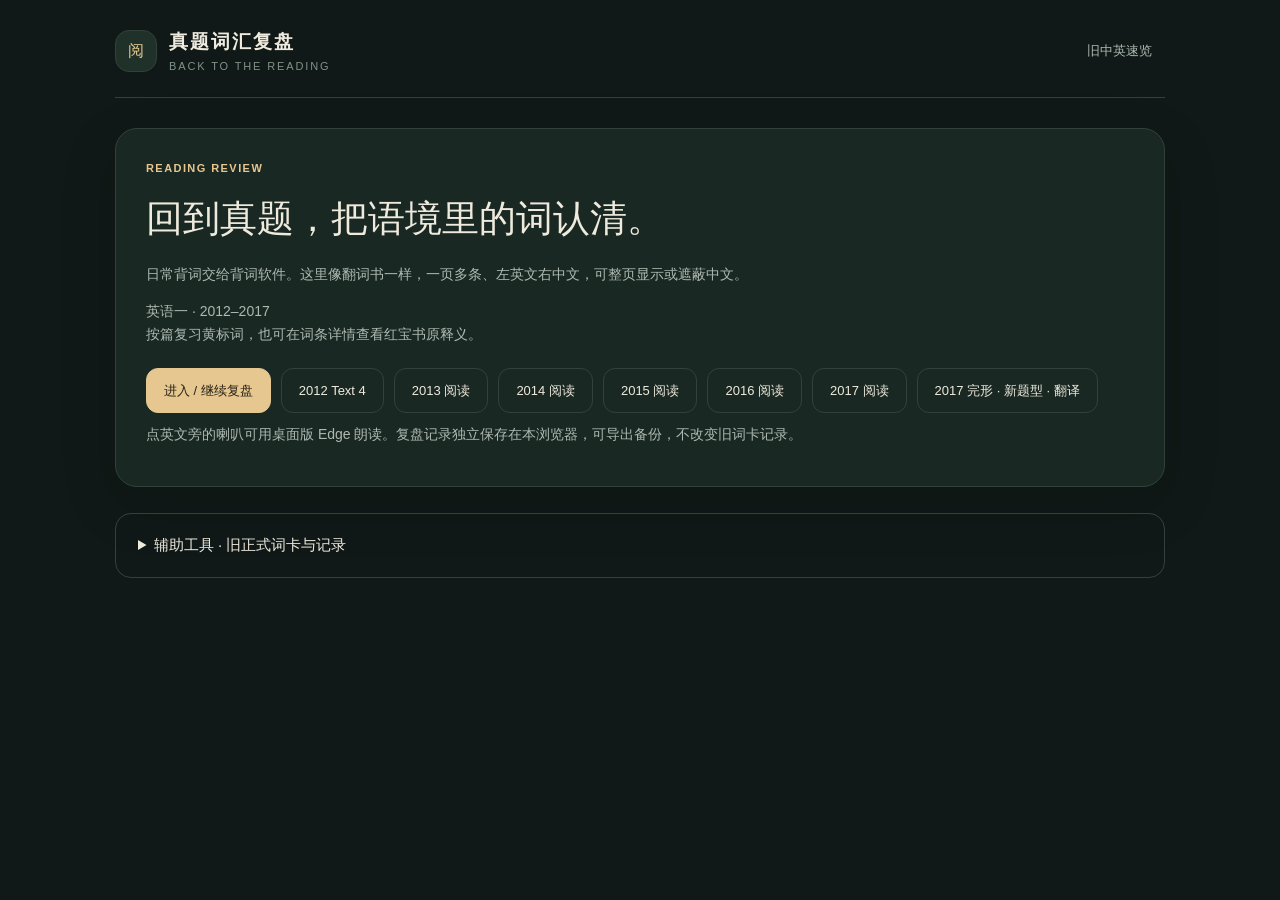
<file: index.html>
<!DOCTYPE html>

<html data-theme="night" lang="zh-CN">
<head>
<meta charset="utf-8"/>
<meta content="width=device-width, initial-scale=1, viewport-fit=cover" name="viewport"/>
<meta content="dark light" name="color-scheme"/>
<meta content="真题阅读词汇复盘。英语一历年真题中英对照清单，一键显示或遮蔽中文。原词卡与速览继续保留。" name="description"/>
<title>真题词汇复盘 · 晚安词卡</title>
<link href="./assets/app.css?v=20260927-audit" rel="stylesheet"/><link href="./assets/review.css?v=20261110-columns" rel="stylesheet"/>
<meta content="noindex, nofollow" name="robots"/><meta content="#101917" name="theme-color"/><meta content="no-referrer" name="referrer"/><link href="./assets/icon.svg" rel="icon" type="image/svg+xml"/><link href="./manifest.webmanifest" rel="manifest"/><meta content="default-src 'self'; script-src 'self'; style-src 'self' 'unsafe-inline'; img-src 'self' data:; connect-src 'self'; media-src 'self' blob: https://dict.youdao.com; object-src 'none'; base-uri 'self'; form-action 'none'" http-equiv="Content-Security-Policy"/></head>
<body>
<div class="shell">
<header class="top"><div class="brand"><span class="logo" aria-hidden="true">阅</span><div><div class="brand-title">真题词汇复盘</div><div class="brand-sub">BACK TO THE READING</div></div></div><a class="top-link" href="./quick.html">旧中英速览</a></header>
<section class="home-review" aria-labelledby="homeReviewTitle"><div class="eyebrow">READING REVIEW</div><h1 id="homeReviewTitle">回到真题，把语境里的词认清。</h1><p>日常背词交给背词软件。这里像翻词书一样，一页多条、左英文右中文，可整页显示或遮蔽中文。</p><p>英语一 · 2012–2017<br>按篇复习黄标词，也可在词条详情查看红宝书原释义。</p><div class="home-review-actions"><a class="primary-link" href="./review.html">进入 / 继续复盘</a><a href="./review.html?set=2012-e1">2012 Text 4</a><a href="./review.html?set=2013-e1">2013 阅读</a><a href="./review.html?set=2014-e1">2014 阅读</a><a href="./review.html?set=2015-e1">2015 阅读</a><a href="./review.html?set=2016-e1">2016 阅读</a><a href="./review.html?set=2017-e1">2017 阅读</a><a href="./review.html?set=2017-e1-other">2017 完形 · 新题型 · 翻译</a></div><p class="home-aux-note">点英文旁的喇叭可用桌面版 Edge 朗读。复盘记录独立保存在本浏览器，可导出备份，不改变旧词卡记录。</p></section>
<details id="legacy" class="home-auxiliary"><summary>辅助工具 · 旧正式词卡与记录</summary><p class="home-aux-note">旧词库、熟悉度、进行中的轮次和导入导出保留在这里。中英速览仍使用原来的地址。</p><header class="top">
<div class="brand"><span aria-hidden="true" class="logo"><svg viewbox="0 0 24 24"><path d="M20 14.4A8.5 8.5 0 0 1 9.6 4 8.5 8.5 0 1 0 20 14.4Z"></path><path d="M17 3v4M15 5h4"></path></svg></span><div><div class="brand-title">晚安词卡</div><div class="brand-sub">WORDS FROM YOUR READING</div></div></div>
<div class="top-actions"><a class="quiet icon top-link" href="./quick.html" title="中英文对照速览"><svg viewbox="0 0 24 24"><path d="M4 5h7M4 9h5M13 5h7M15 9h5M4 15h7M4 19h5M13 15h7M15 19h5"></path></svg><span class="label-on-wide">中英速览</span></a><button class="quiet icon" disabled="" id="openList" title="查看本版全部词卡"><svg viewbox="0 0 24 24"><path d="M4 5h16M4 12h16M4 19h16"></path></svg><span class="label-on-wide">词卡目录</span></button><button aria-label="切换深浅色" class="quiet icon" id="theme" title="切换深浅色"><svg viewbox="0 0 24 24"><circle cx="12" cy="12" r="4"></circle><path d="M12 2v2M12 20v2M2 12h2M20 12h2M5 5l1.5 1.5M17.5 17.5L19 19M19 5l-1.5 1.5M6.5 17.5L5 19"></path></svg></button></div>
</header>
<section class="intro"><div class="eyebrow" id="deckTitle">阅读里的词，慢慢记住</div><h1>今晚，记住一点就好。</h1><p>先回想，再翻开答案。没有倒计时，困了就收好。</p></section><div class="deckbar"><label for="deckSelect">阅读篇目</label><select aria-label="选择阅读篇目" disabled="" id="deckSelect"><option>正在读取词库…</option></select><button class="update-btn" disabled="" id="checkUpdate">检查更新</button><span class="edition" id="edition"></span></div><div class="loadingbox" id="loadingBox" role="status"><span id="loadingMessage">正在读取词库。你的复习记录不会被覆盖。</span><br/><button hidden="" id="retryLoad">重新加载</button></div>
<nav aria-label="选择复习组" class="packbar"><button aria-pressed="true" data-pack="core" disabled="">今晚轻复习<span class="pack-n" id="corePackCount">10 张</span></button><button aria-pressed="false" data-pack="all" disabled="">本篇全部<span class="pack-n" id="allPackCount">32 张</span></button><button aria-pressed="false" data-pack="hard" disabled="">模糊 / 不认识<span class="pack-n" id="hardCount">0</span></button></nav>
<main class="workspace" hidden="" id="workspace">
<div class="study-area">
<div class="round-line"><span id="roundPosition"><strong>01</strong> / 10</span><label class="context-switch"><input checked="" id="contextToggle" type="checkbox"/>显示真题提示</label></div>
<div aria-label="本轮自评进度" aria-valuemax="10" aria-valuemin="0" aria-valuenow="0" class="progress-track" id="progress" role="progressbar"><div class="progress-fill" id="progressFill"></div></div>
<section id="studyView">
<article aria-labelledby="word" class="card">
<div class="card-meta"><span class="badge" id="kind"></span><span class="loc" id="location"></span></div>
<div class="term-line"><h2 class="word" id="word" lang="en"></h2><button aria-label="朗读当前英文" class="sound icon" id="speak" title="播放英语发音"><svg viewbox="0 0 24 24"><path d="M11 4 5 9H2v6h3l6 5Z"></path><path d="M15 8a6 6 0 0 1 0 8M18 5a10 10 0 0 1 0 14"></path></svg></button></div>
<div class="form" id="form"></div>
<div class="quote-block" id="quoteBlock"><div class="micro-label" id="quoteType"></div><p class="quote" id="quote" lang="en"></p></div>
<button aria-controls="answer" aria-expanded="false" class="reveal" id="reveal">想一想，再翻开中文<span class="keyhint">SPACE</span></button>
<div class="answer" hidden="" id="answer">
<div class="micro-label">词条本义 · 语境讲解</div><p class="meaning" id="meaning"></p>
<div class="usage-pair" id="collocationBlock" hidden><div class="micro-label">例句中的搭配 · 单独理解</div><p class="usage-en" id="collocation" lang="en"></p><p class="usage-zh" id="collocationMeaning"></p></div><p class="translation" id="translation"></p><div class="note"><small>这次记住</small><span id="note"></span></div>
<details id="bookDetails"><summary>对照词表原释义与来源</summary><div class="source-detail"><div id="match"></div><div id="bookEntries"></div><p class="source-foot">释义摘自你上传的《2027考研英语红宝书（乱序版）A4默写版》。仅规范化字形与空白，保留词性和义项；上方语境义、译文与提示是另行整理的讲解。</p></div></details>
</div>
</article>
<div aria-label="按你的实际熟悉程度自评" class="ratings"><button class="known" data-rating="known" disabled="">认识<span class="keyhint">1</span></button><button class="fuzzy" data-rating="fuzzy" disabled="">模糊<span class="keyhint">2</span></button><button class="unknown" data-rating="unknown" disabled="">不认识<span class="keyhint">3</span></button></div>
<p class="rating-tip" id="ratingTip">先回想，再核对。自评只记录熟悉度，不代表已经掌握。</p>
<div class="nav"><button class="quiet" id="prev">← 上一张</button><span class="tiny" id="priorStatus"></span><button class="quiet" id="skip">暂时跳过 →</button></div>
</section>
<section class="done" hidden="" id="doneView">
<div aria-hidden="true" class="done-symbol"><svg viewbox="0 0 24 24"><path d="M20 14.4A8.5 8.5 0 0 1 9.6 4 8.5 8.5 0 1 0 20 14.4Z"></path></svg></div><div class="eyebrow">TODAY, THAT'S ENOUGH.</div><h2 id="doneTitle">这一小组，先收到这里。</h2><p id="doneMessage"></p>
<div class="done-stats"><div><b id="doneKnown">0</b><span>认识 · 自评</span></div><div><b id="doneFuzzy">0</b><span>模糊</span></div><div><b id="doneUnknown">0</b><span>不认识</span></div></div><div class="done-list" id="doneWords"></div>
<div class="done-buttons"><button class="primary" id="retryHard">只重看本轮不熟的</button><button id="restart">重新看这组</button></div><p class="tiny">不想继续就合上页面。下次还可以从这里接着看。</p>
</section>
</div>
<aside aria-label="本轮概览" class="sidebar">
<section class="sidebox progress-box"><div class="side-label">本轮已回想</div><div class="side-number"><span id="seenCount">0</span><small id="totalCount"> / 10</small></div><div class="tiny">以你完成的自评为准</div><div class="statrow"><span><i class="dot good"></i>认识</span><span id="knownCount">0</span></div><div class="statrow"><span><i class="dot maybe"></i>模糊</span><span id="fuzzyCount">0</span></div><div class="statrow"><span><i class="dot bad"></i>不认识</span><span id="unknownCount">0</span></div></section>
<section class="sidebox rest-box"><div class="side-title">新词慢慢加，旧词不清空。</div><p id="deckDescription">篇目词库从网站读取；更新内容不覆盖你的自评。</p><p>词表释义与真题语境分开。复习进度只保存在本机浏览器，不自动跨设备同步。</p></section>
<button class="session-stop" id="stop">今天先到这里</button><p class="storage-info" id="storageInfo">进度保存在当前浏览器，不会自动同步到聊天或其他设备。</p>
</aside>
</main>
<footer class="bottom"><p>固定网址 · 篇目持续更新 · 不设最低复习时长。<br/>网站无登录，不上传自评；公开网址不是私人网盘。</p><div><button class="quiet" id="openSources">来源与使用说明</button><button class="quiet" disabled="" id="exportQuick">导出复习记录</button></div></footer>
</details>
</div>
<dialog id="listDialog"><div class="dialog-head"><h2>词卡目录</h2><button aria-label="关闭目录" data-close="listDialog">×</button></div><input aria-label="搜索词卡" class="search" id="searchInput" placeholder="搜索英文、原文形式或中文意思" type="search"/><div class="list-count" id="listCount"></div><div class="word-list" id="wordList"></div><div class="list-foot">词卡目录也先隐藏中文，点“查看释义”再核对。这里的熟悉度来自你的自评。</div></dialog>
<dialog id="sourceDialog"><div class="dialog-head"><h2>来源与使用说明</h2><button aria-label="关闭说明" data-close="sourceDialog">×</button></div><div class="dialog-text">
<div class="source-bullet"><strong>本次内容</strong><p>首批为 2010 年考研英语一 Text 4 的 32 张卡：28 张生词与短语，以及 4 张已讲过的对照词。保留原有词卡内容、原文形式、语境解释和释义出处。黄色高亮目标词，不加红色波浪线。词条释义与搭配释义分开；完整真题原句和另写的补充例句明确标注来源，干扰选项不会当成文章事实。</p></div>
<div class="source-bullet"><strong>词表与语境分开</strong><p>词表原释义摘自所提供的《2027考研英语红宝书（乱序版）A4默写版》，标注编号及 PDF 页码；英文词表页码另列。“真题语境”是结合阅读整理的解释，不冒充词表原文。关联词条不代表整组短语被独立收录。本网站不提供完整 PDF 或整本词书。</p></div>
<div class="source-bullet"><strong>词库更新，不清空进度</strong><p>打开网站时读取最新发布的词库，也可点“检查更新”。新篇目加入选择栏，已有词卡保留稳定编号。更新不会重置自评；当前一轮保留原来的卡片列表，需要看新词时重新选择“本篇全部”。</p></div>
<div class="source-bullet"><strong>手机与电脑：同一词库，进度各自保存</strong><p>这是静态网站，没有账户和云端进度数据库。自评保存在当前浏览器；手机与电脑不会自动同步。清理浏览器数据或使用无痕模式可能丢失记录，请适时导出备份。本页不会上传个人学习记录。</p></div>
<p><strong>迁移旧 HTML：</strong>在旧版词卡点“导出复习记录”，再在这里导入那个 JSON 文件。支持旧版 2010 Text 4 记录；导入按时间合并，不用较旧记录覆盖较新记录。网站和本地 HTML 属于不同存储位置，不会自动互通。</p>
<p><strong>怎么用：</strong>先看英文 → 回想 → 翻开中文 → 认识 / 模糊 / 不认识。空格翻面，1 / 2 / 3 自评，方向键翻页。可关闭“显示真题提示”。朗读优先使用本站生成的英语音频；缺失时再尝试在线发音和设备自带语音。</p>
<p><strong>访问提示：</strong>部署到 GitHub Pages 后，知道网址的人通常都能访问，私有仓库不等于私人网站。本页的 noindex 提示不构成访问控制。无需把 GitHub 令牌、密码或任何密钥填进页面。</p></div><div class="tools"><button disabled="" id="export">导出复习记录</button><button disabled="" id="import">导入记录（含旧 HTML）</button><button disabled="" id="reset">清空本站复习记录</button></div><input accept=".json,application/json" hidden="" id="importInput" type="file"/></dialog>
<div class="toast" hidden="" id="toast" role="status"></div><div aria-live="polite" class="sr-only" id="announce"></div>
<noscript><div class="noscript">词卡需要 JavaScript。请用浏览器打开网站，而不是 GitHub 的代码预览。</div></noscript>


<script defer="" src="./assets/home.js?v=20261110-columns"></script></body>
</html>
</file>
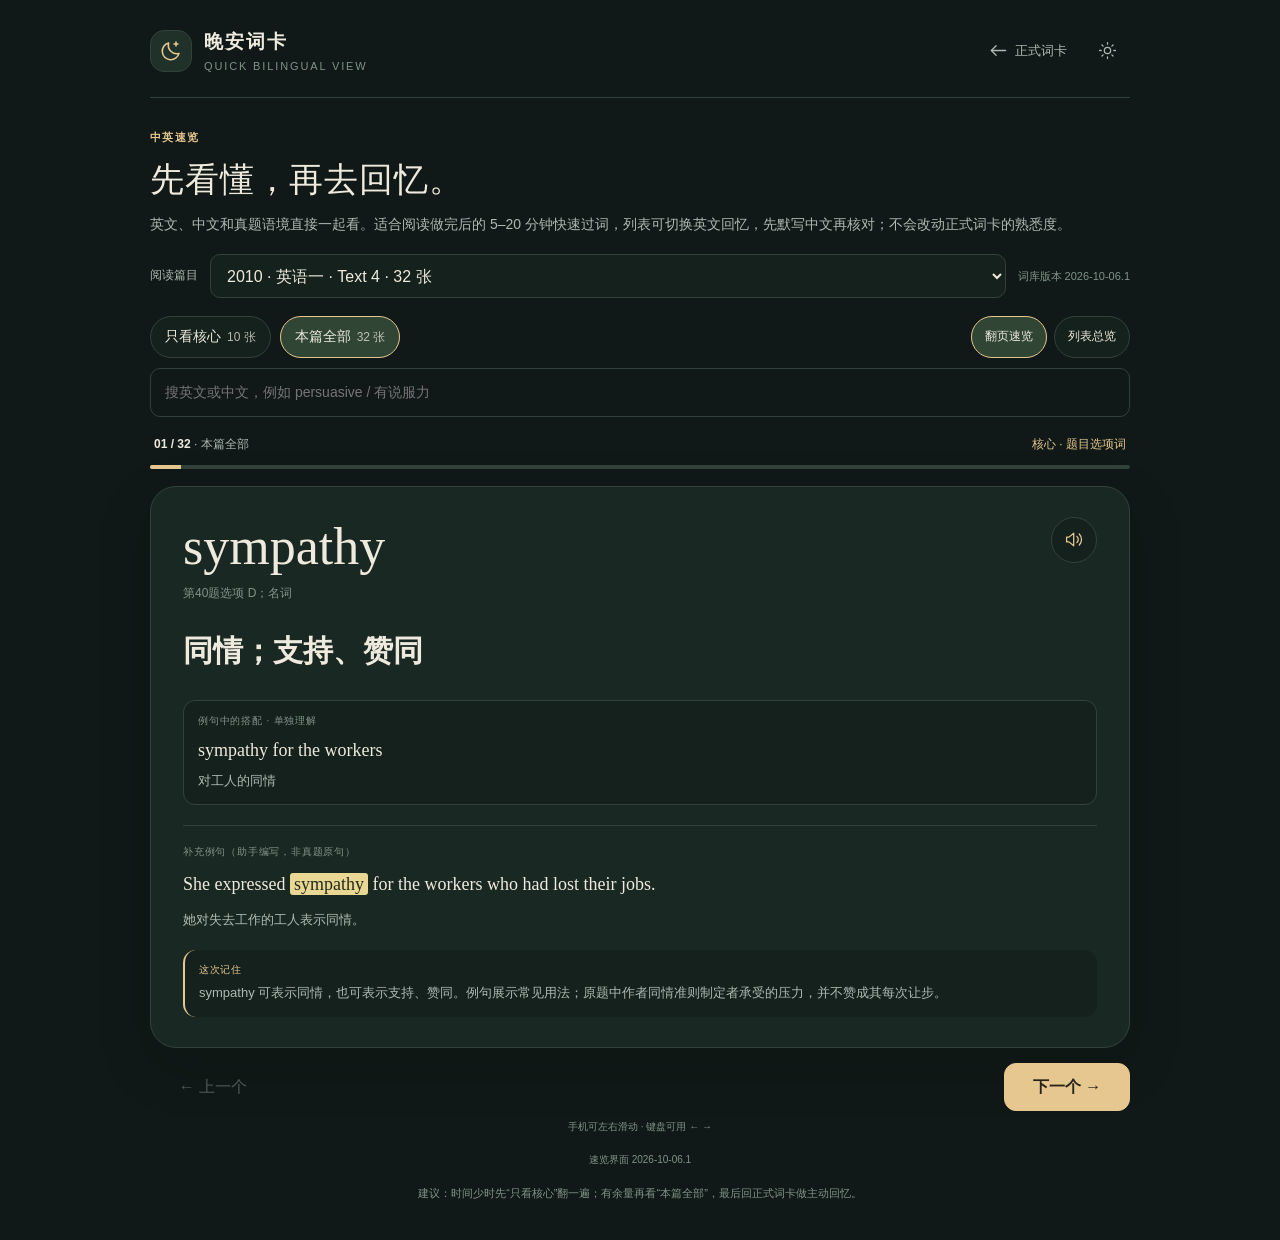
<file: quick.html>
<!DOCTYPE html>
<html data-theme="night" lang="zh-CN">
<head>
<meta charset="utf-8"/>
<meta content="width=device-width, initial-scale=1, viewport-fit=cover" name="viewport"/>
<meta content="dark light" name="color-scheme"/>
<meta content="中英文对照速览。先把阅读生词混个脸熟，再进入词卡复习。" name="description"/>
<title>中英速览 · 晚安词卡</title>
<link href="./assets/app.css?v=20260927-audit" rel="stylesheet"/>
<link href="./assets/quick.css?v=20260927-audit" rel="stylesheet"/>
<link href="./assets/quick-extras.css?v=20261006-quick1" rel="stylesheet"/>
<meta content="noindex, nofollow" name="robots"/>
<meta content="#101917" name="theme-color"/>
<meta content="no-referrer" name="referrer"/>
<link href="./assets/icon.svg" rel="icon" type="image/svg+xml"/>
<meta content="default-src 'self'; script-src 'self'; style-src 'self' 'unsafe-inline'; img-src 'self' data:; connect-src 'self'; media-src 'self' blob: https://dict.youdao.com; object-src 'none'; base-uri 'self'; form-action 'none'" http-equiv="Content-Security-Policy"/>
</head>
<body>
<div class="shell quick-shell">
<header class="top">
<a class="brand quick-brand" href="./index.html#legacy" aria-label="返回晚安词卡">
<span aria-hidden="true" class="logo"><svg viewBox="0 0 24 24"><path d="M20 14.4A8.5 8.5 0 0 1 9.6 4 8.5 8.5 0 1 0 20 14.4Z"></path><path d="M17 3v4M15 5h4"></path></svg></span>
<div><div class="brand-title">晚安词卡</div><div class="brand-sub">QUICK BILINGUAL VIEW</div></div>
</a>
<div class="top-actions">
<a class="quiet icon top-link" href="./index.html#legacy" title="回到正式词卡"><svg viewBox="0 0 24 24"><path d="M9 18 3 12l6-6"></path><path d="M3 12h18"></path></svg><span class="label-on-wide">正式词卡</span></a>
<button aria-label="切换深浅色" class="quiet icon" id="theme" title="切换深浅色"><svg viewBox="0 0 24 24"><circle cx="12" cy="12" r="4"></circle><path d="M12 2v2M12 20v2M2 12h2M20 12h2M5 5l1.5 1.5M17.5 17.5 19 19M19 5l-1.5 1.5M6.5 17.5 5 19"></path></svg></button>
</div>
</header>

<section class="intro quick-intro">
<div class="eyebrow">中英速览</div>
<h1>先看懂，再去回忆。</h1>
<p>英文、中文和真题语境直接一起看。适合阅读做完后的 5–20 分钟快速过词，列表可切换英文回忆，先默写中文再核对；不会改动正式词卡的熟悉度。</p>
</section>

<div class="deckbar">
<label for="deckSelect">阅读篇目</label>
<select aria-label="选择阅读篇目" disabled id="deckSelect"><option>正在读取词库…</option></select>
<span class="edition" id="edition"></span>
</div>

<div class="quick-toolbar">
<nav aria-label="筛选词卡" class="packbar quick-packbar">
<button aria-pressed="false" data-filter="core" disabled>只看核心<span class="pack-n" id="coreCount">0 张</span></button>
<button aria-pressed="true" data-filter="all" disabled>本篇全部<span class="pack-n" id="allCount">0 张</span></button>
</nav>
<div class="view-switch" role="group" aria-label="速览形式">
<button aria-pressed="true" data-view="cards" disabled>翻页速览</button>
<button aria-pressed="false" data-view="list" disabled>列表总览</button>
</div>
</div>

<div class="quick-search-line">
<input aria-label="搜索中英文" class="search quick-search" disabled id="searchInput" placeholder="搜英文或中文，例如 persuasive / 有说服力" type="search"/>
</div>

<div class="loadingbox" id="loadingBox" role="status"><span id="loadingMessage">正在读取篇目词库…</span><button id="retryQuickLoad" hidden>重试读取</button></div>

<main hidden id="quickWorkspace">
<section id="cardView">
<div class="quick-card-head">
<div><strong id="cardPosition">01 / 01</strong><span id="cardScope"> · 本篇全部</span></div>
<span id="cardKind"></span>
</div>
<div class="quick-progress" aria-label="速览进度"><div id="quickProgressFill"></div></div>

<article class="overview-card" id="overviewCard">
<div class="overview-top">
<div class="overview-term-wrap">
<div class="overview-term" id="cardTerm" lang="en"></div>
<div class="overview-form" id="cardForm"></div>
</div>
<button class="overview-speak" id="cardSpeak" aria-label="播放当前英文发音" title="播放发音">
<svg viewBox="0 0 24 24"><path d="M11 4 5 9H2v6h3l6 5Z"></path><path d="M15 8a6 6 0 0 1 0 8M18 5a10 10 0 0 1 0 14"></path></svg>
</button>
</div>

<div class="overview-meaning" id="cardMeaning"></div>
<div class="usage-pair" id="cardCollocationBlock" hidden>
<div class="overview-label">例句中的搭配 · 单独理解</div>
<p class="usage-en" id="cardCollocation" lang="en"></p>
<p class="usage-zh" id="cardCollocationMeaning"></p>
</div>

<div class="overview-context">
<div class="overview-label" id="cardQuoteType">例句来源</div>
<p class="overview-quote" id="cardQuote" lang="en"></p>
<p class="overview-translation" id="cardTranslation"></p>
</div>

<div class="overview-note">
<span>这次记住</span>
<p id="cardNote"></p>
</div>
</article>

<div class="overview-nav">
<button class="quiet" id="prevCard">← 上一个</button>
<button class="primary" id="nextCard">下一个 →</button>
</div>
<p class="swipe-tip">手机可左右滑动 · 键盘可用 ← →</p>

<section class="quick-done" hidden id="quickDone">
<div class="done-ring"><span>100%</span></div>
<h2 id="doneTitle">这一篇，已经速览完了。</h2>
<p id="doneMessage"></p>
<div class="done-actions">
<button id="restartQuick">重新开始</button>
<a class="primary-link" id="goFlashcards" href="./index.html#legacy">去正式词卡</a>
</div>
</section>
</section>

<section hidden id="listView">
<div class="list-mode-switch" role="group" aria-label="列表学习方式">
<button data-list-mode="bilingual" aria-pressed="true">中英对照</button>
<button data-list-mode="english" aria-pressed="false">英文回忆 · 默写中文</button>
</div>
<div class="recall-tools" id="recallTools" hidden>
<div><strong>看英文，回想中文。</strong><p>不显示中文提示；可在下方默写或写在纸上，写完再核对。按意思自行判断，不自动打分。</p><p id="recallStorage"></p></div>
<button class="quiet" id="toggleRecallAnswers">展开全部释义</button>
</div>
<div class="quick-summary"><span id="listCount"></span><span id="listHint">点喇叭即可听英文发音</span></div>
<section class="quick-list" id="quickList" aria-live="polite"></section>
</section>

<section class="next-deck" id="nextDeckSection" hidden aria-label="切换下一篇">
<div><strong id="nextDeckTitle"></strong><p id="nextDeckHint"></p></div>
<button class="primary" id="nextDeckButton" disabled>下一篇 →</button>
</section>
<p class="quick-build">速览界面 2026-10-06.1</p>
<p class="quick-foot">建议：时间少时先“只看核心”翻一遍；有余量再看“本篇全部”，最后回正式词卡做主动回忆。</p>
</main>
</div>
<div class="toast" hidden id="toast" role="status"></div>
<noscript><div class="noscript">中英速览需要 JavaScript。请通过网站地址访问。</div></noscript>
<script defer src="./assets/quick-extras.js?v=20261006-quick1"></script>
<script defer src="./assets/quick.js?v=20261006-quick1"></script>
</body>
</html>
</file>
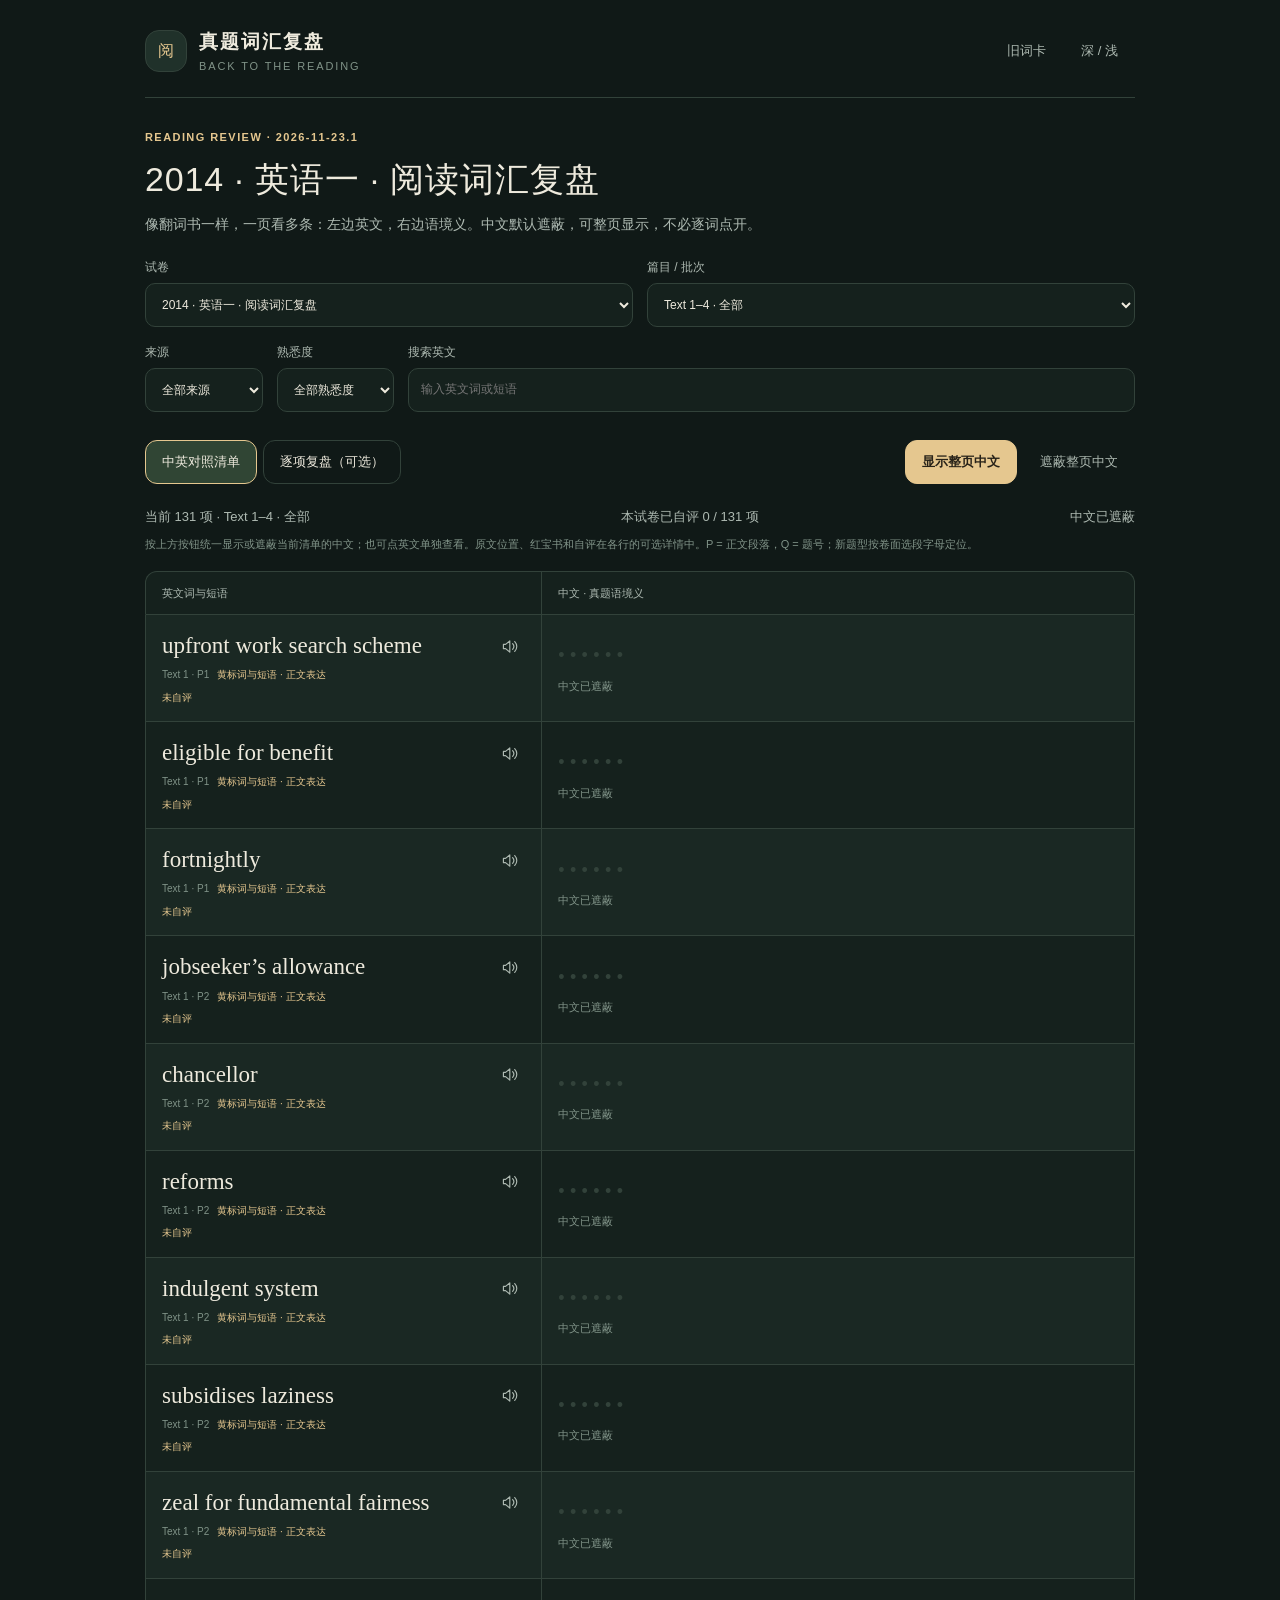
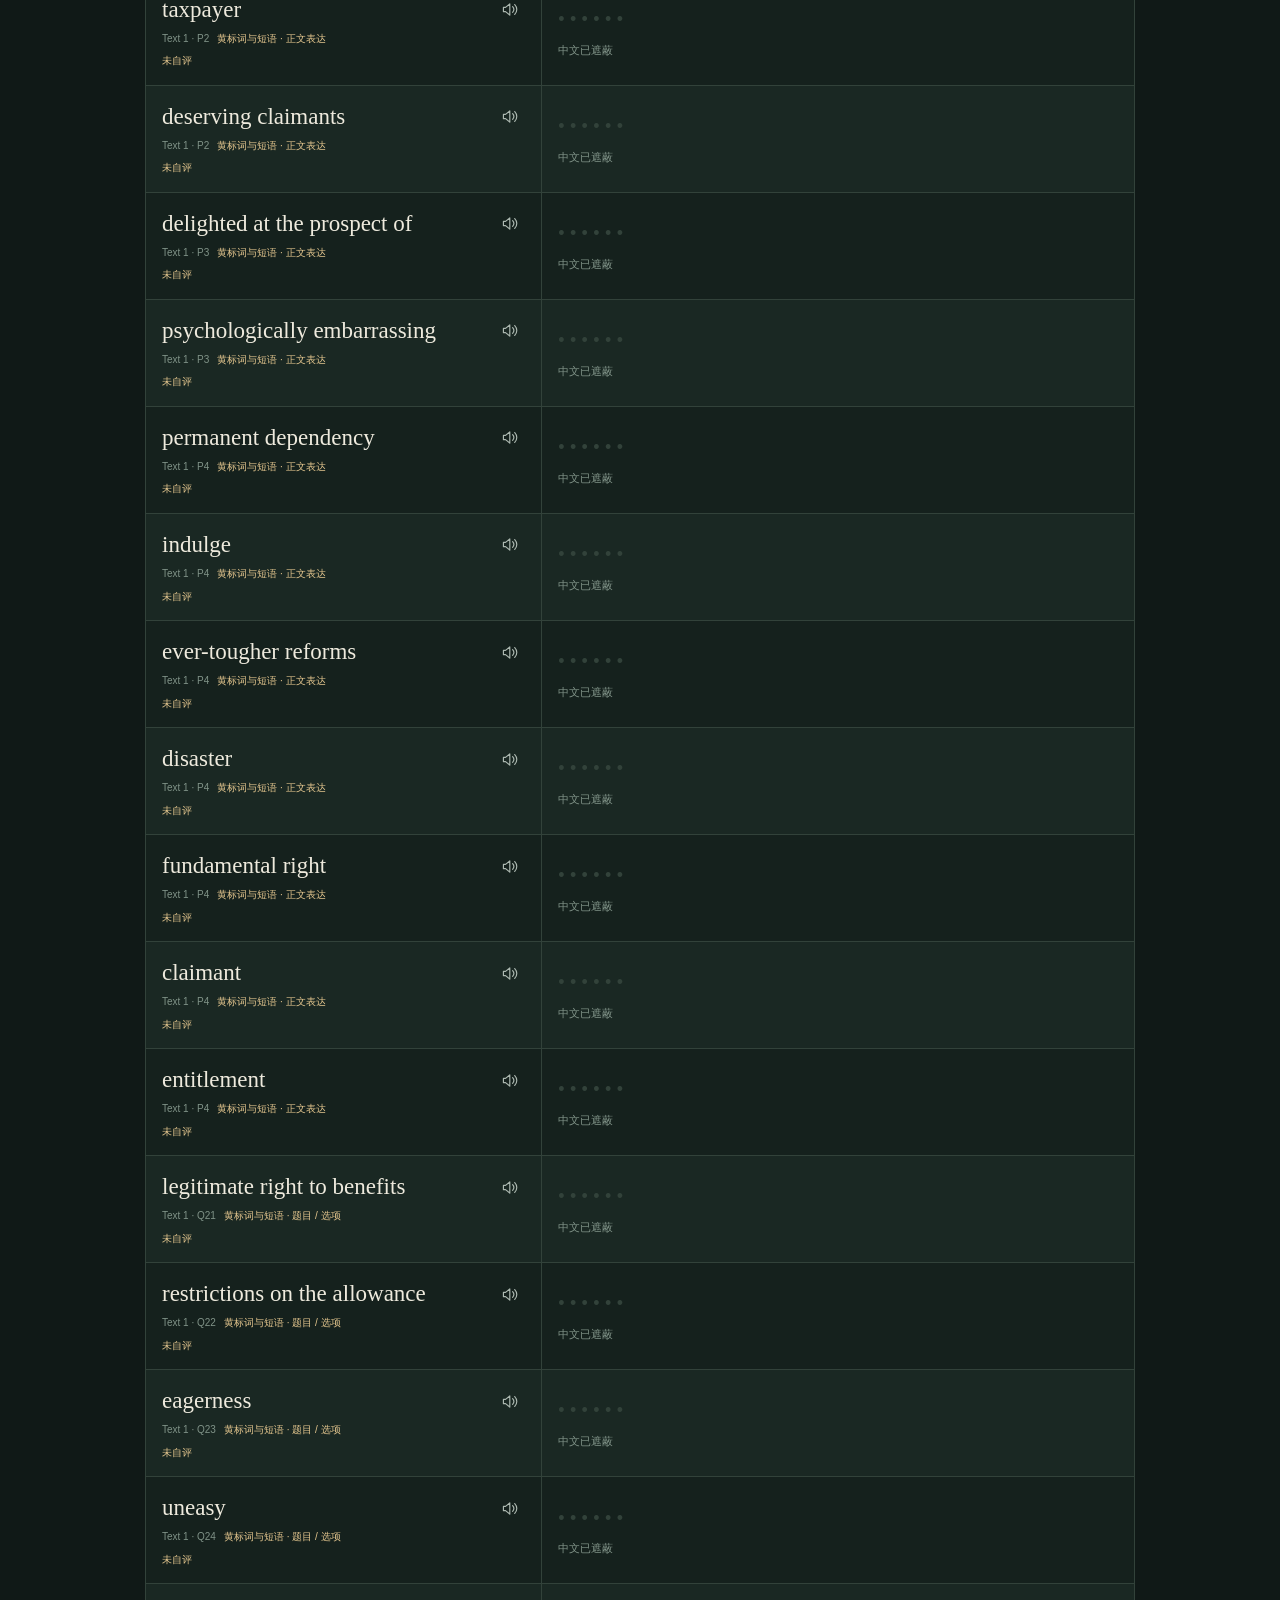
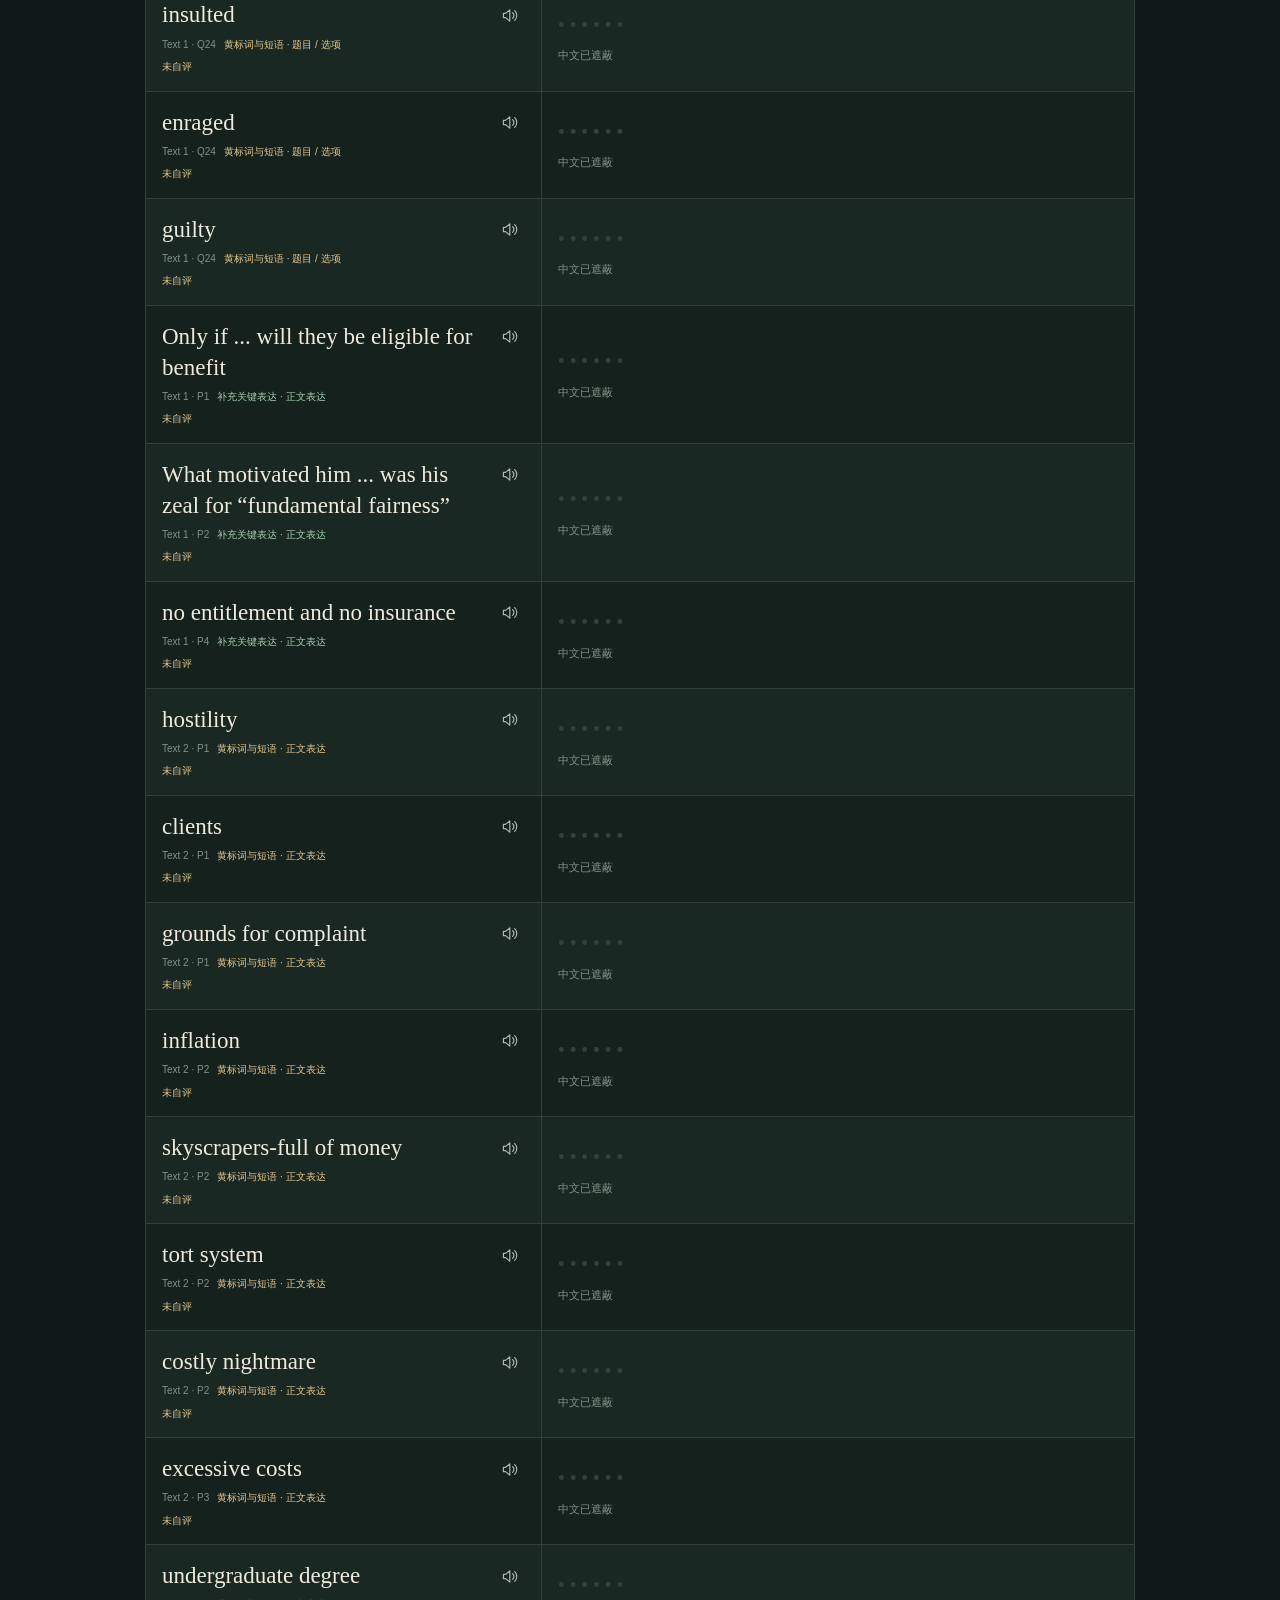
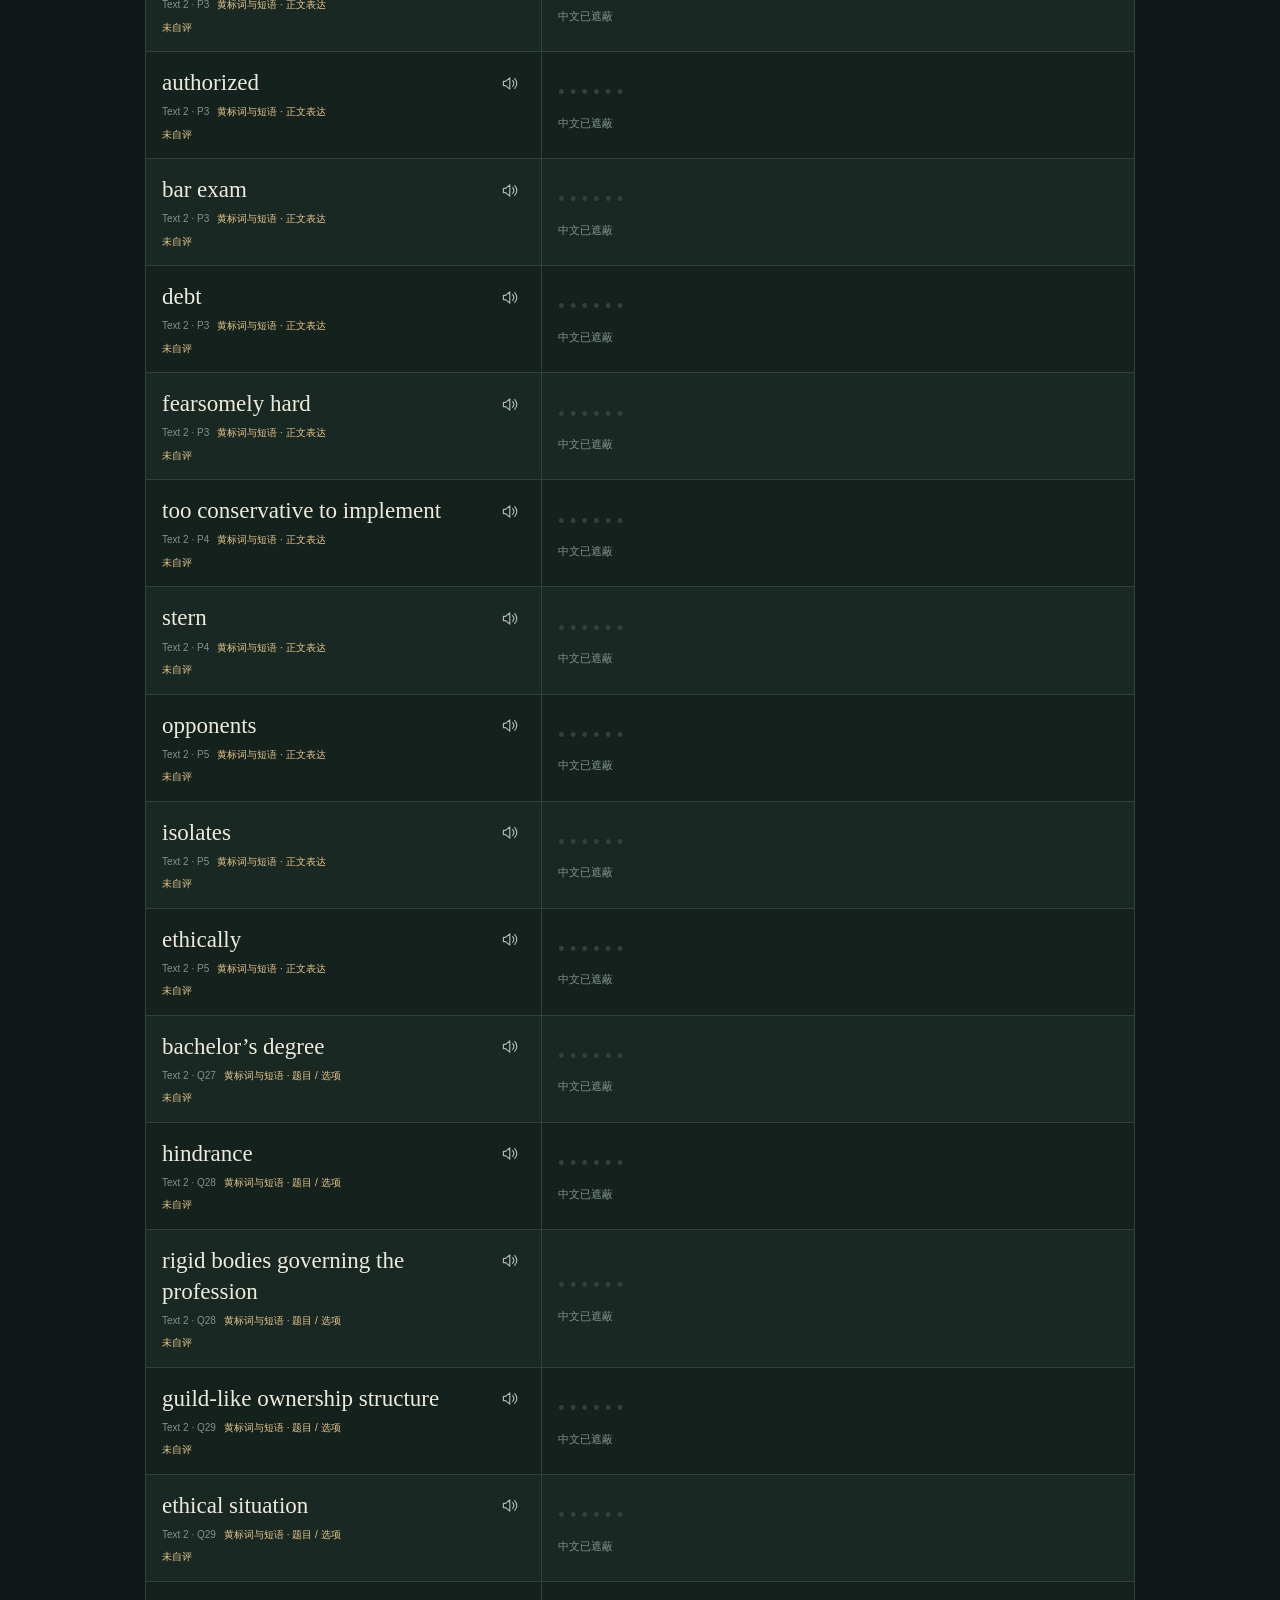
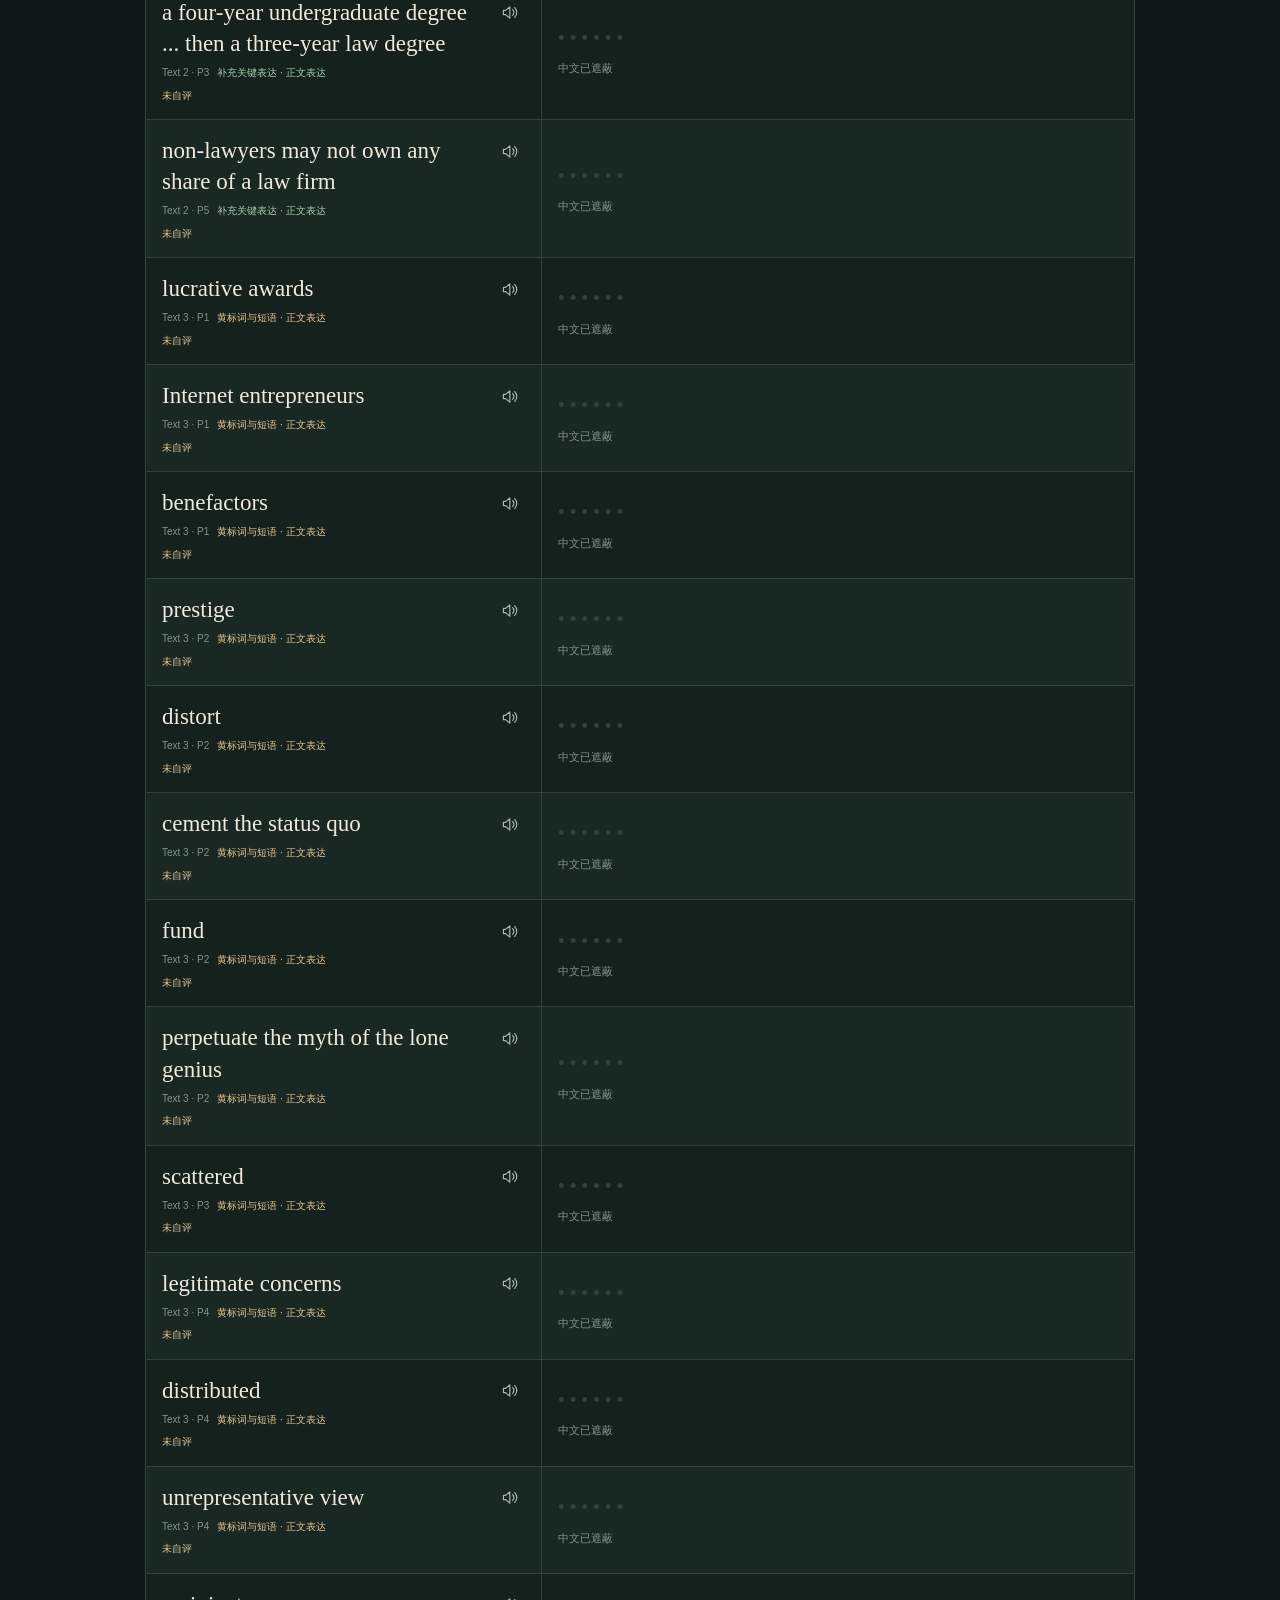
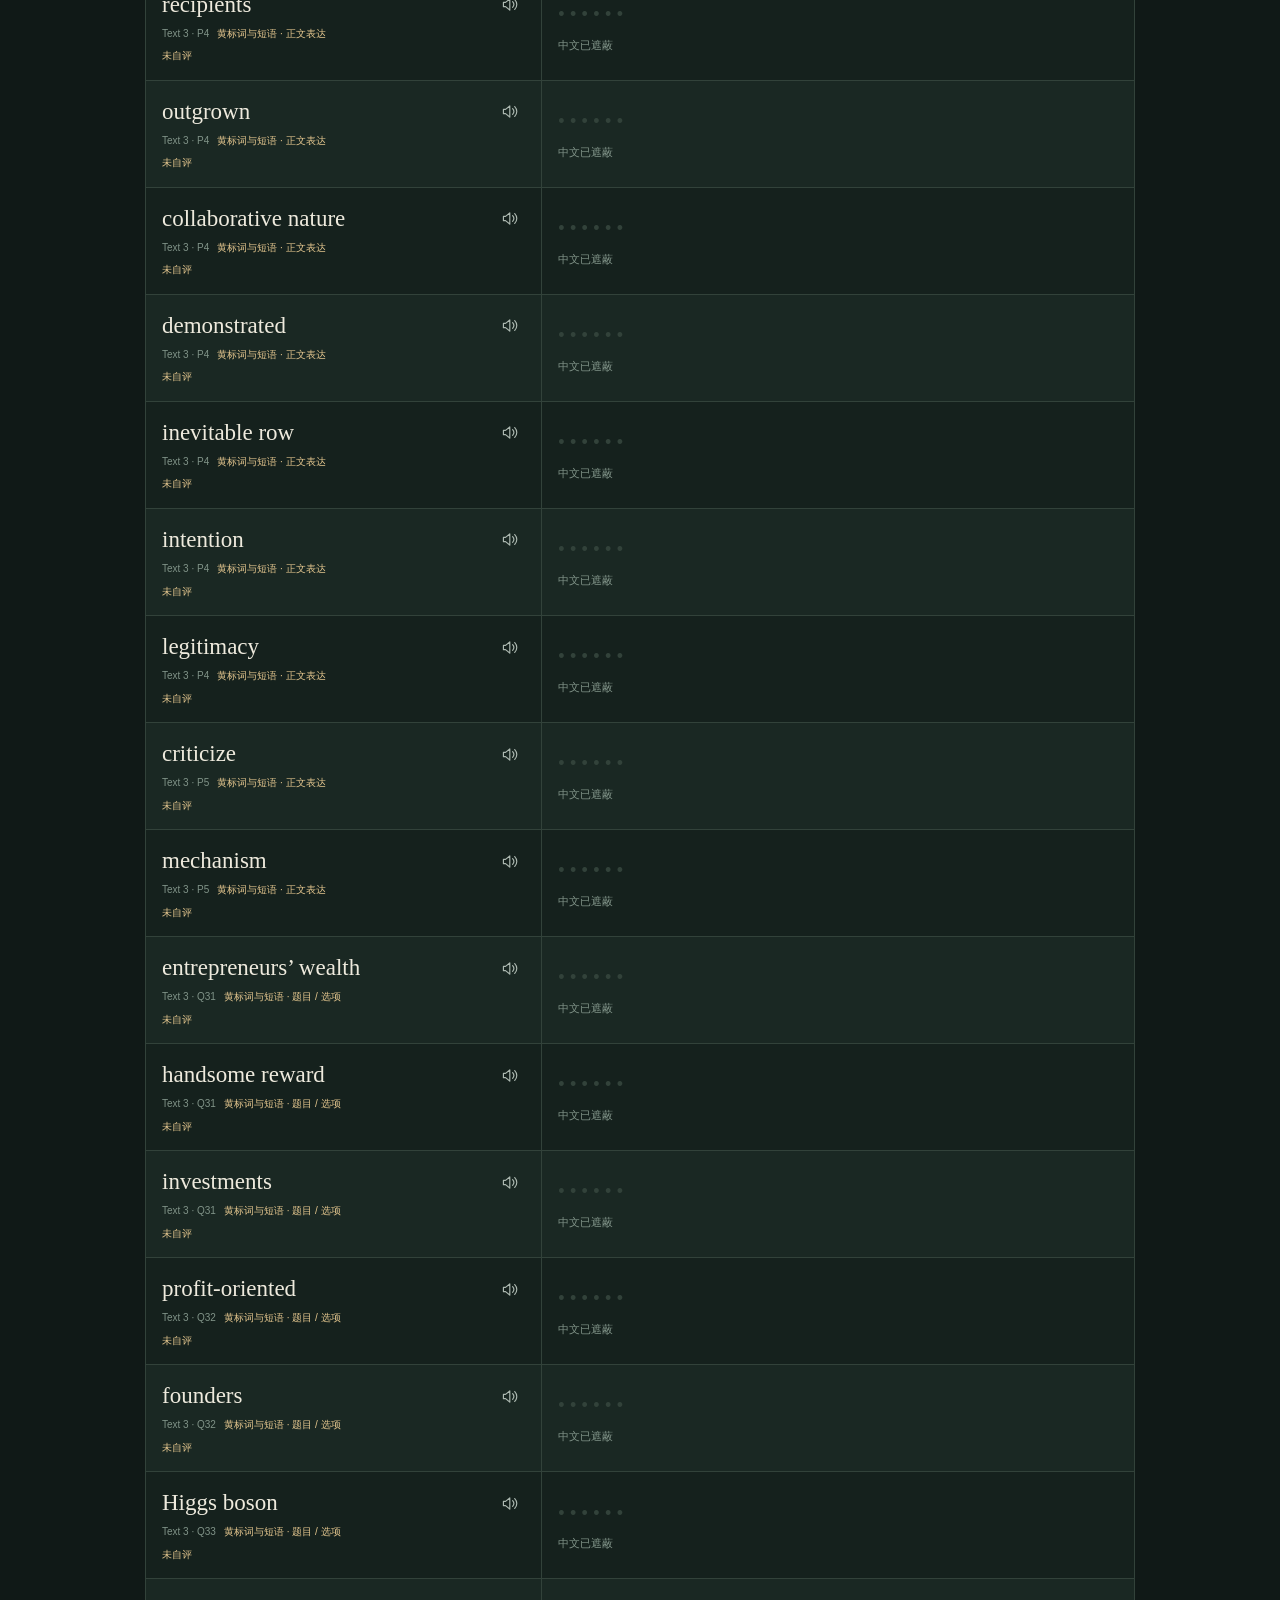
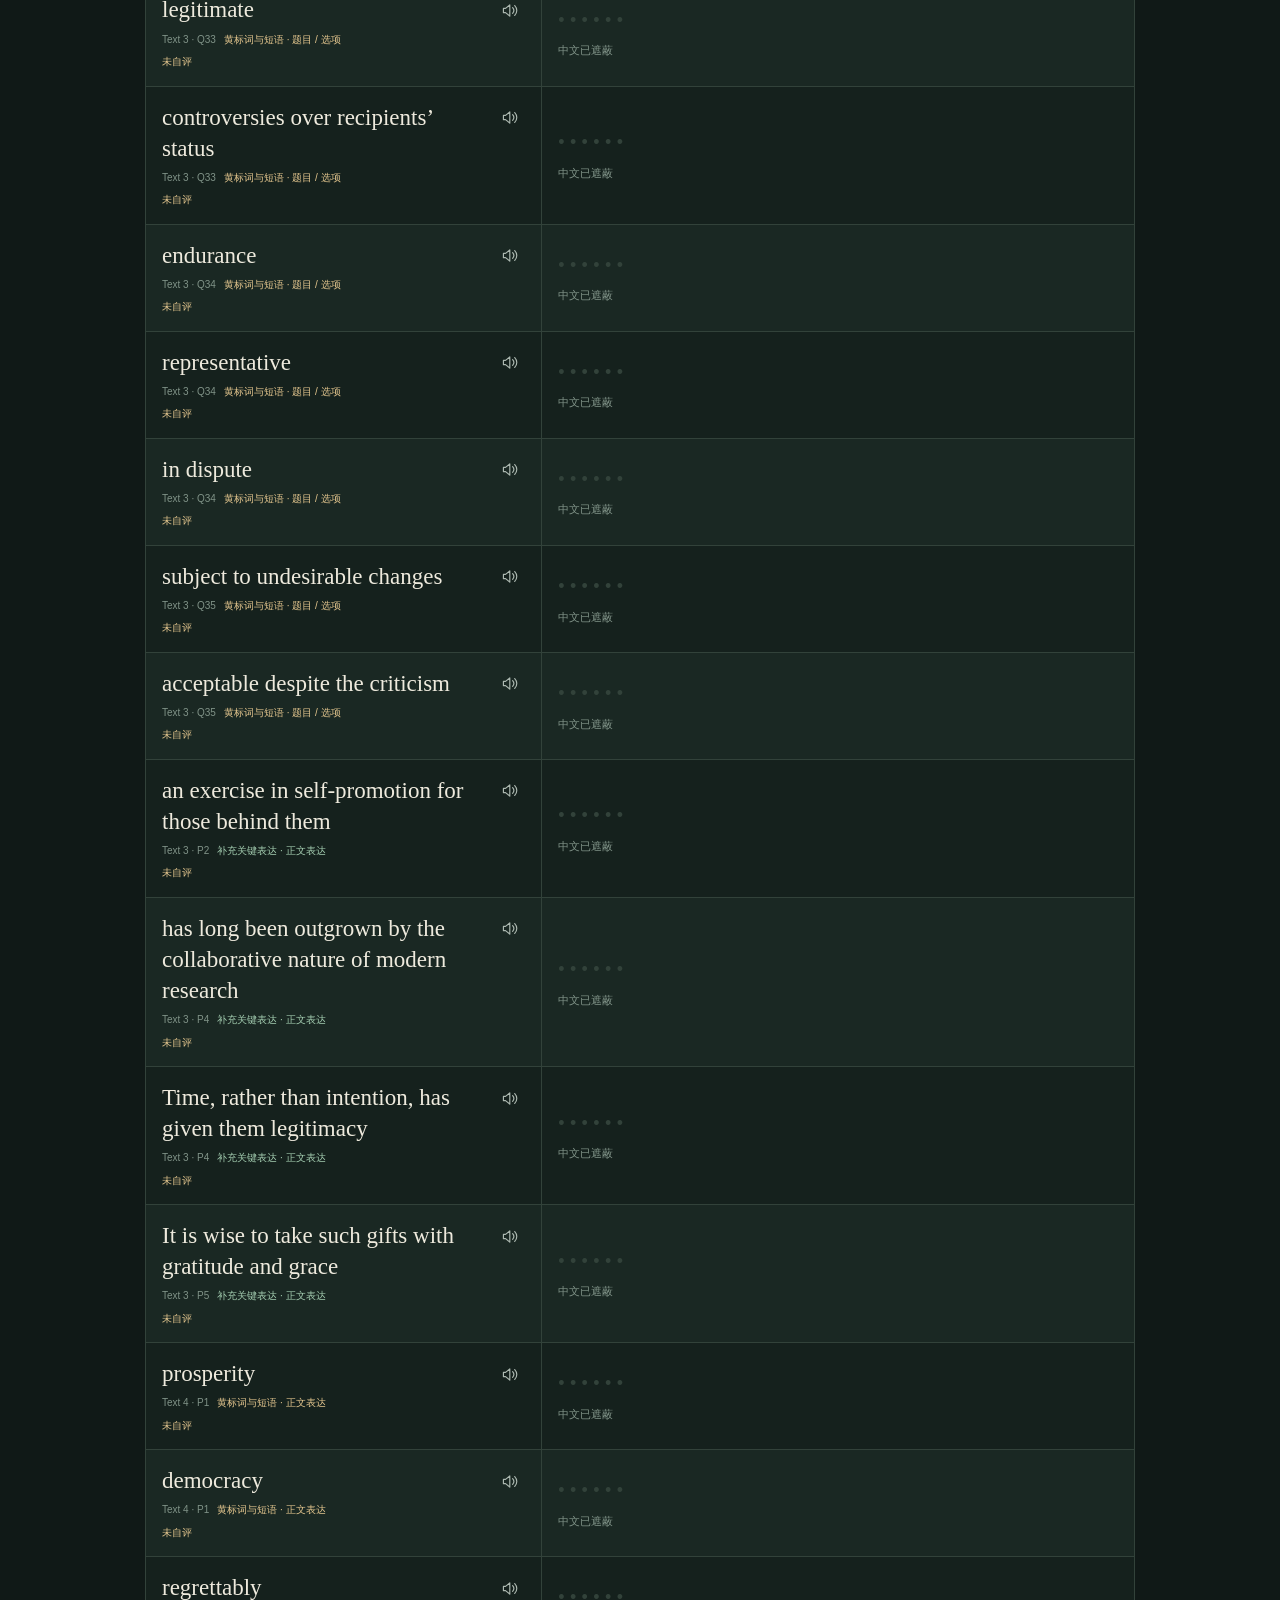
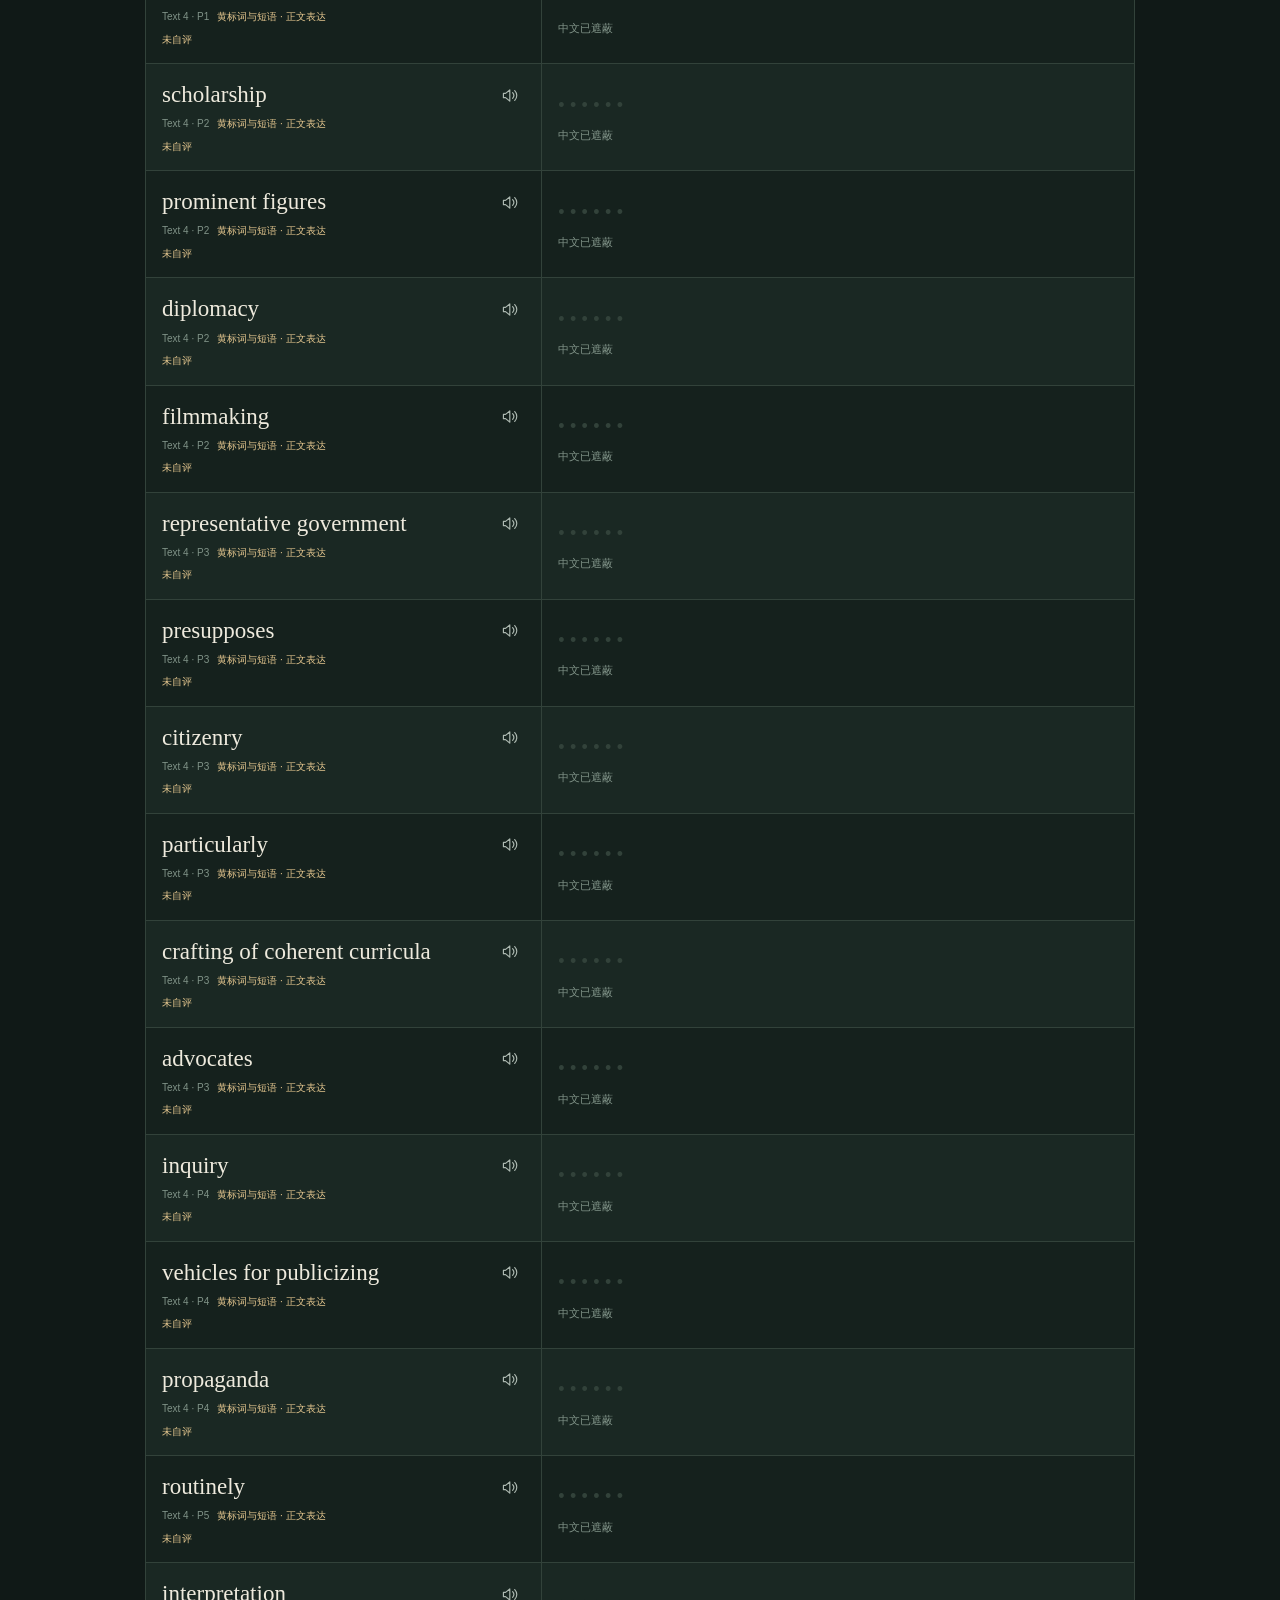
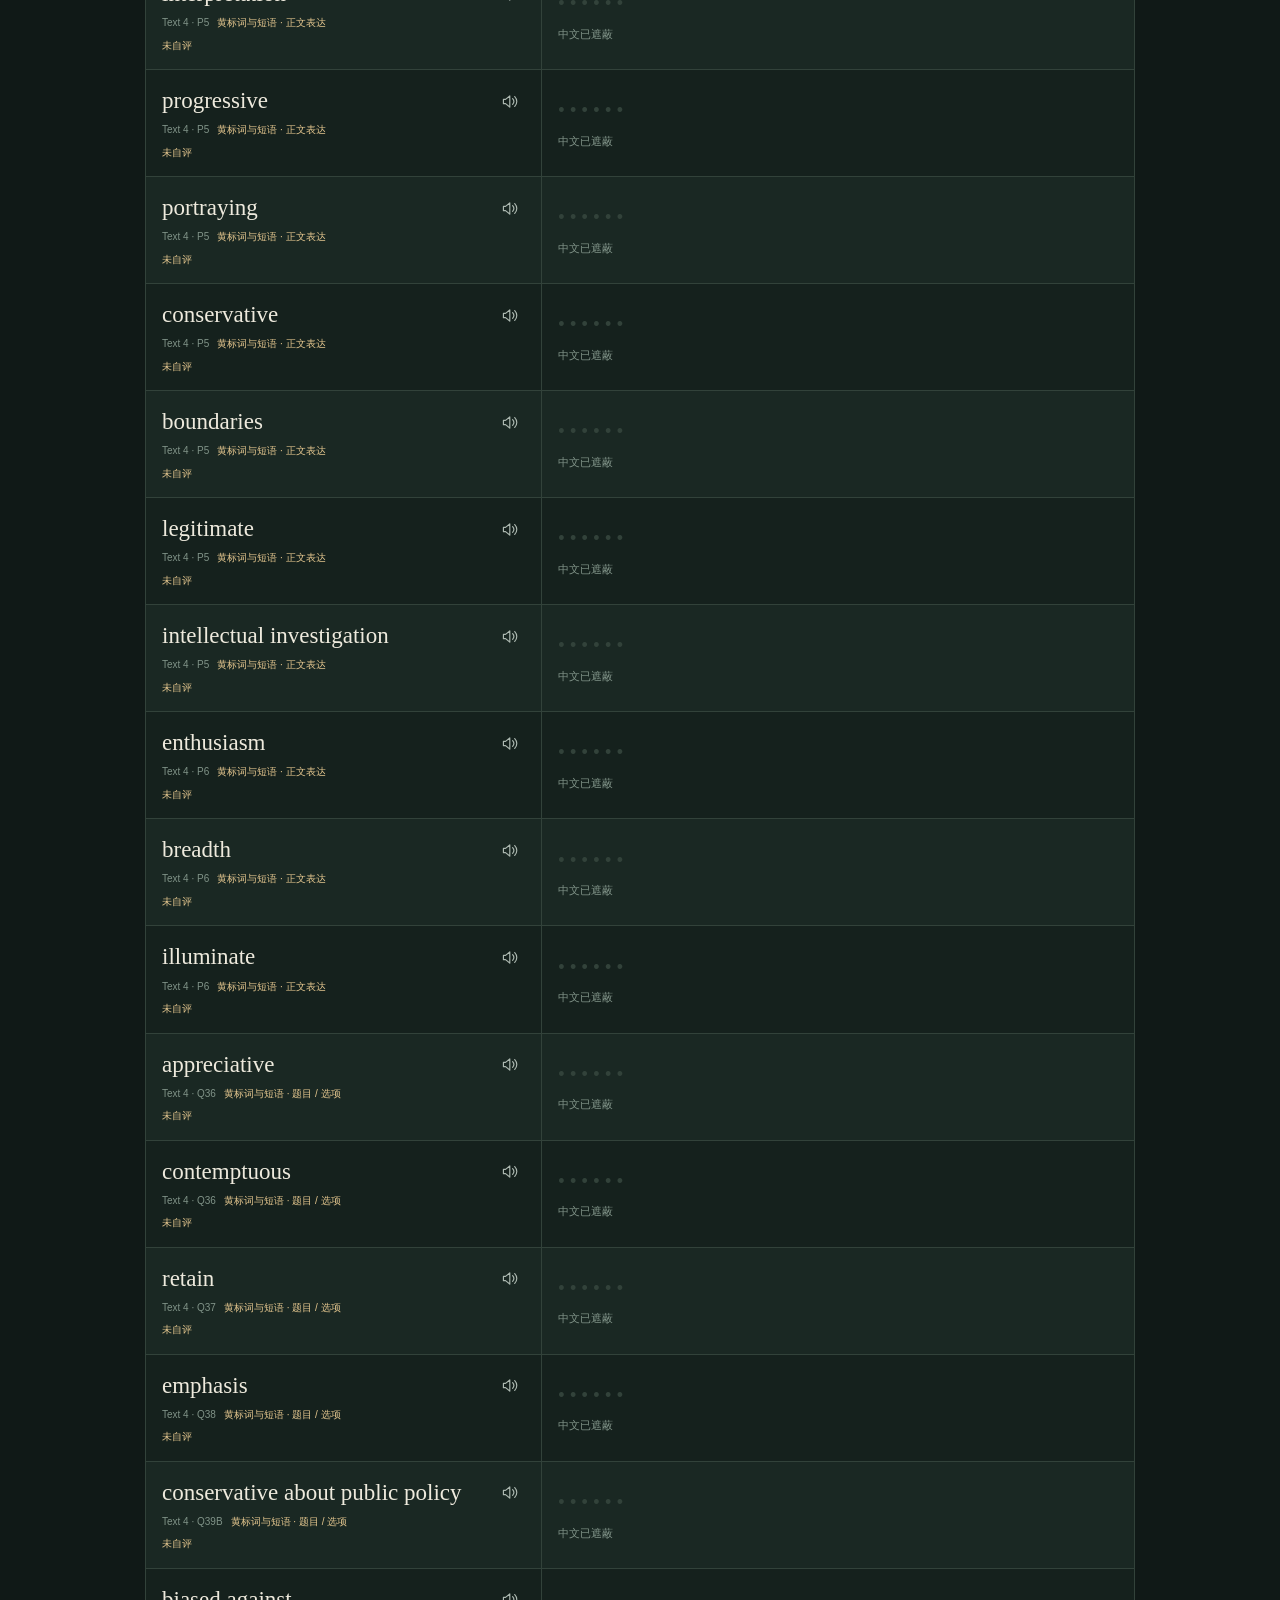
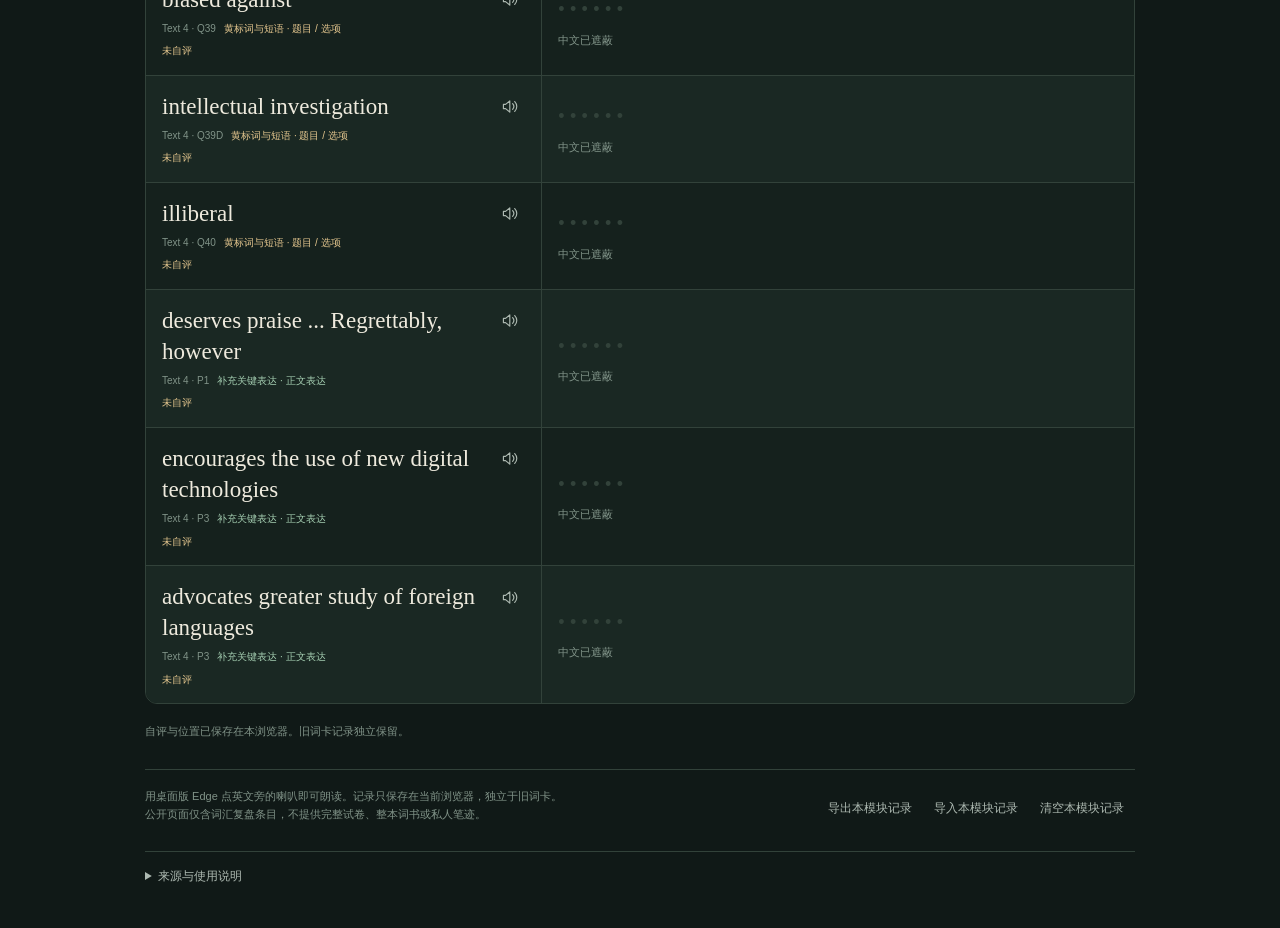
<file: review.html>
<!doctype html>
<html lang="zh-CN" data-theme="night">
<head>
<meta charset="utf-8"><meta name="viewport" content="width=device-width,initial-scale=1,viewport-fit=cover"><meta name="color-scheme" content="dark light"><meta name="robots" content="noindex,nofollow"><meta name="referrer" content="no-referrer"><meta name="description" content="真题阅读词汇复盘：一页多条，左英文、右中文，可整页显示或遮蔽释义。"><meta name="theme-color" content="#101917">
<meta http-equiv="Content-Security-Policy" content="default-src 'self'; script-src 'self'; style-src 'self' 'unsafe-inline'; img-src 'self' data:; connect-src 'self'; media-src 'self' blob:; object-src 'none'; base-uri 'self'; form-action 'none'">
<title>真题词汇复盘 · 晚安词卡</title><link rel="icon" href="./assets/icon.svg" type="image/svg+xml"><link rel="stylesheet" href="./assets/app.css?v=20260927-audit"><link rel="stylesheet" href="./assets/review.css?v=20261123-voice"><script defer src="./assets/review.js?v=20261123-voice2"></script>
</head><body><div class="shell review-shell">
<header class="top"><a class="brand brand-home" href="./"><span class="logo" aria-hidden="true">阅</span><span><span class="brand-title">真题词汇复盘</span><span class="brand-sub">BACK TO THE READING</span></span></a><div class="top-actions"><a class="top-link" href="./#legacy">旧词卡</a><button id="reviewTheme" class="quiet" aria-label="切换深浅色">深 / 浅</button></div></header>
<section class="intro"><div class="eyebrow" id="reviewEdition">READ · RECALL · REVISIT</div><h1 id="reviewTitle">回到读过的文章。</h1><p>像翻词书一样，一页看多条：左边英文，右边语境义。中文默认遮蔽，可整页显示，不必逐词点开。</p></section>
<div class="loadingbox" id="reviewLoading" role="status"><span id="reviewLoadingMessage">正在读取复盘内容…</span><button id="reviewRetry" hidden>重新加载</button></div>
<main id="reviewWorkspace" hidden>
<div class="review-controls"><label>试卷<select id="reviewDataset" aria-label="选择试卷"></select></label><label>篇目 / 批次<select id="reviewScope" aria-label="选择篇目或两篇批次"></select></label></div>
<div class="review-filters"><label>来源<select id="reviewKind"><option value="all">全部来源</option><option value="highlight">黄标词与短语</option><option value="supplement">补充关键表达</option><option value="option">题目 / 选项</option></select></label><label>熟悉度<select id="reviewStatus"><option value="all">全部熟悉度</option><option value="hard">模糊 / 不认识</option><option value="unrated">尚未自评</option><option value="known">认识</option></select></label><label class="review-search">搜索英文<input type="search" id="reviewSearch" placeholder="输入英文词或短语" autocomplete="off"></label></div>
<div class="review-viewbar"><div role="group" aria-label="显示方式"><button data-review-view="list" aria-pressed="true">中英对照清单</button><button data-review-view="cards" aria-pressed="false">逐项复盘（可选）</button></div><div class="review-visibility" role="group" aria-label="整页中文显隐"><button id="reviewShowAll" class="primary">显示整页中文</button><button id="reviewHideAll" class="quiet">遮蔽整页中文</button></div></div>
<div class="review-summary" aria-live="polite"><span id="reviewCount"></span><span id="reviewProgress"></span><span id="reviewVisibilityStatus"></span></div>
<p class="review-legend">按上方按钮统一显示或遮蔽当前清单的中文；也可点英文单独查看。原文位置、红宝书和自评在各行的可选详情中。P = 正文段落，Q = 题号；新题型按卷面选段字母定位。</p>
<div class="review-columns" id="reviewColumns" aria-hidden="true"><span>英文词与短语</span><span>中文 · 真题语境义</span></div>
<div id="reviewList" class="review-list"></div><p id="reviewEmpty" class="loadingbox" hidden>当前筛选下没有词项。可切回“全部来源 / 全部熟悉度”。</p>
<nav id="reviewPagination" class="review-pagination" aria-label="逐项复盘翻页" hidden><button id="reviewPrev">← 上一项</button><span id="reviewPosition"></span><button id="reviewNext">下一项 →</button></nav>
<div class="review-resume"><button id="reviewResume" hidden>回到上次查看的词项</button><span id="reviewSave" role="status"></span></div>
</main>
<footer class="bottom review-footer"><div><p>用桌面版 Edge 点英文旁的喇叭即可朗读。记录只保存在当前浏览器，独立于旧词卡。</p><p>公开页面仅含词汇复盘条目，不提供完整试卷、整本词书或私人笔迹。</p></div><div><button class="quiet" id="reviewExport" disabled>导出本模块记录</button><button class="quiet" id="reviewImport" disabled>导入本模块记录</button><button class="quiet" id="reviewReset" disabled>清空本模块记录</button></div></footer>
<details class="review-help"><summary>来源与使用说明</summary><p>语境义是结合阅读整理的讲解，红宝书原释义独立展示。词组关联基础词条，不代表整组短语被红宝书独立收录。每条列明词书编号、A4 PDF 页码与英文词表 PDF 页码。</p><p>本模块的自评和位置不会改动旧词卡熟悉度、速览位置或默写草稿。导出仅包含本模块记录，不是全站备份。清理浏览器数据、换浏览器或无痕模式可能使本地记录丢失，请定期导出。</p><p>“认识 / 模糊 / 不认识”仅为自评，不代表已经掌握。支持 Text 1–4 单篇，也可按 Text 1+2、Text 3+4 两篇一批复盘。</p><a class="site-link" href="./quick.html">旧中英速览</a> · <a class="site-link" href="./#legacy">旧正式词卡与旧记录导入导出</a></details>
<input type="file" id="reviewImportInput" accept=".json,application/json" hidden><div id="reviewToast" class="toast" role="status" hidden></div><noscript><p>需要启用 JavaScript 才能加载复盘内容。旧页面地址和记录未改变。</p></noscript>
</div></body></html>
</file>
<file: assets/app.css>
:root{--bg:#101917;--card:#1a2823;--panel:#15211d;--subtle:#20312a;--line:#32423a;--ink:#eeeadd;--muted:#adb9b1;--dim:#809388;--accent:#e5c78f;--accentInk:#282319;--soft:#304534;--highlight:#e8d893;--red:#e4a498;--good:#a5cfb2;--maybe:#e5c78f;--bad:#e4a498;--shadow:0 18px 55px #050b0729;--radius:22px}
[data-theme="day"]{--bg:#f5f2e9;--card:#fffdf7;--panel:#eeeee4;--subtle:#e7ecdf;--line:#d6dccf;--ink:#27382d;--muted:#586b5e;--dim:#66796b;--accent:#47674c;--accentInk:#fffdf5;--soft:#e4eedb;--highlight:#f0df9b;--red:#a34f43;--good:#346c4e;--maybe:#886327;--bad:#a34f43;--shadow:0 18px 55px #30402709}
*{box-sizing:border-box}html{scroll-behavior:smooth}body{margin:0;background:var(--bg);color:var(--ink);font:16px/1.65 -apple-system,BlinkMacSystemFont,"Segoe UI","PingFang SC","Microsoft YaHei",sans-serif;min-height:100vh}button,input,select{font:inherit}button{cursor:pointer;color:inherit;border:1px solid var(--line);background:transparent;border-radius:12px;padding:10px 16px;transition:background .15s,border-color .15s;min-height:44px;touch-action:manipulation}button:hover:not(:disabled){background:var(--subtle);border-color:var(--dim)}button:focus-visible,input:focus-visible,summary:focus-visible{outline:3px solid var(--accent);outline-offset:4px}button:disabled{opacity:.4;cursor:default}button.primary{background:var(--accent);color:var(--accentInk);border-color:var(--accent);font-weight:650}button.primary:hover{filter:brightness(1.05);background:var(--accent)}button.quiet{border-color:transparent;color:var(--muted)}button.icon{display:inline-flex;align-items:center;justify-content:center;gap:7px;padding:8px 12px}svg{width:19px;height:19px;fill:none;stroke:currentColor;stroke-width:1.6;stroke-linecap:round;stroke-linejoin:round;flex-shrink:0}[hidden]{display:none!important}.shell{max-width:1110px;margin:auto;padding:26px 30px 38px}.top{display:flex;align-items:center;justify-content:space-between;gap:15px;padding-bottom:22px;border-bottom:1px solid var(--line)}.brand{display:flex;align-items:center;gap:12px}.logo{height:42px;width:42px;display:grid;place-items:center;background:var(--subtle);border:1px solid var(--line);border-radius:14px;color:var(--accent)}.logo svg{width:24px;height:24px}.brand-title{font-size:19px;letter-spacing:.1em;font-weight:650}.brand-sub{font-size:11px;color:var(--dim);letter-spacing:.17em}.top-actions{display:flex;gap:5px;align-items:center}.top-actions button{font-size:13px}.intro{padding:30px 0 22px}.eyebrow{color:var(--accent);letter-spacing:.13em;font-size:11px;font-weight:650}.intro h1{font-size:clamp(24px,3.5vw,34px);font-weight:520;letter-spacing:.025em;line-height:1.45;margin:8px 0 9px}.intro p{color:var(--muted);font-size:14px;margin:0}.packbar{display:flex;gap:9px;align-items:center;flex-wrap:wrap;margin:0 0 21px}.packbar button{font-size:14px;padding:8px 14px;min-height:42px;border-radius:22px;background:var(--panel)}.packbar button[aria-pressed="true"]{background:var(--soft);border-color:var(--accent);color:var(--ink)}.packbar .pack-n{font-size:12px;opacity:.75;margin-left:6px}.workspace{display:grid;grid-template-columns:minmax(0,1fr) 228px;gap:24px;align-items:start}.study-area{min-width:0}.round-line{display:flex;align-items:center;justify-content:space-between;font-size:12px;color:var(--muted);gap:10px;margin:0 3px 11px}.round-line strong{font-weight:500;color:var(--ink)}.progress-track{height:3px;background:var(--line);border-radius:8px;overflow:hidden;margin-bottom:17px}.progress-fill{height:100%;background:var(--accent);width:0;transition:width .2s}.card{border-radius:var(--radius);padding:28px 30px;background:var(--card);border:1px solid var(--line);box-shadow:var(--shadow);min-height:332px;position:relative}.card-meta{display:flex;align-items:center;gap:10px;justify-content:space-between;margin-bottom:18px}.badge{font-size:11px;line-height:1.5;color:var(--accent);background:var(--subtle);padding:5px 9px;border-radius:7px}.loc{font-size:11px;color:var(--dim);text-align:right}.term-line{display:flex;justify-content:space-between;gap:12px;align-items:start}.word{font-family:Georgia,"Times New Roman",serif;font-size:clamp(32px,5vw,47px);font-weight:400;line-height:1.16;margin:0 0 8px;letter-spacing:-.015em;overflow-wrap:anywhere}.word.long{font-size:clamp(25px,3vw,35px)}.sound{color:var(--dim);padding:7px;min-width:38px;min-height:38px;border-color:transparent;margin-top:1px}.form{font-size:12px;color:var(--muted);margin:0 0 23px;line-height:1.6}.quote-block{border-top:1px solid var(--line);padding-top:17px;margin-bottom:22px}.micro-label{font-size:10px;letter-spacing:.07em;color:var(--dim);margin-bottom:8px}.quote{font:20px/1.6 Georgia,"Times New Roman",serif;margin:0;overflow-wrap:anywhere}mark{background:var(--highlight);color:#25291c;border-radius:3px;padding:1px 4px;-webkit-box-decoration-break:clone;box-decoration-break:clone}.clue{border-bottom:0;text-decoration:none}.reveal{width:100%;margin-top:1px;background:var(--subtle);border-style:dashed;font-size:14px;min-height:49px}.keyhint{font:11px/1.3 ui-monospace,monospace;opacity:.6;margin-left:7px}.answer{border-top:1px solid var(--line);padding-top:20px;margin-top:20px}.answer .micro-label{color:var(--accent)}.meaning{font-size:23px;line-height:1.6;font-weight:550;margin:0 0 8px}.translation{color:var(--muted);font-size:14px;margin:0 0 17px}.note{font-size:13px;line-height:1.85;border-left:2px solid var(--red);padding:2px 0 2px 12px;color:var(--ink);margin:0 0 17px}.note small{font-size:10px;display:block;color:var(--red);margin-bottom:4px;letter-spacing:.06em}details{font-size:12px;color:var(--muted);border-top:1px solid var(--line);padding-top:12px}summary{cursor:pointer;color:var(--muted);padding:3px 0;line-height:1.65}details .source-detail{padding:10px 0 1px;line-height:1.9}.source-word{color:var(--ink);font-weight:650;font-size:14px;margin:12px 0 4px}.source-no{font-weight:400;color:var(--dim);font-size:11px}.definition{white-space:pre-line;margin:0;font-size:13px;color:var(--muted)}.source-foot{font-size:11px;color:var(--dim);margin:10px 0 0}.ratings{display:grid;grid-template-columns:repeat(3,1fr);gap:9px;margin-top:17px}.ratings button{min-height:51px;font-size:14px;font-weight:500;background:var(--panel)}.ratings .known{color:var(--good)}.ratings .fuzzy{color:var(--maybe)}.ratings .unknown{color:var(--bad)}.rating-tip{font-size:11px;color:var(--dim);margin:8px 0 0;text-align:center}.nav{display:flex;justify-content:space-between;align-items:center;gap:8px;margin-top:15px}.nav button{font-size:12px}.sidebar{padding-top:35px}.sidebox{border:1px solid var(--line);border-radius:18px;padding:21px;background:var(--panel);margin-bottom:14px}.side-label{font-size:11px;color:var(--muted);letter-spacing:.04em}.side-number{font:42px/1.25 Georgia,serif;margin:12px 0 5px;color:var(--ink)}.side-number small{font:14px sans-serif;color:var(--dim)}.tiny{font-size:11px;color:var(--dim)}.statrow{display:flex;justify-content:space-between;gap:6px;font-size:12px;padding:6px 0}.statrow:first-of-type{margin-top:14px}.dot{width:6px;height:6px;border-radius:50%;display:inline-block;margin-right:6px;background:var(--dim)}.dot.good{background:var(--good)}.dot.maybe{background:var(--maybe)}.dot.bad{background:var(--bad)}.sidebox p{font-size:12px;color:var(--muted);line-height:1.9;margin:9px 0 0}.sidebox .side-title{font-size:14px;color:var(--ink)}.session-stop{width:100%;font-size:13px;border-color:var(--line)}.storage-info{font-size:11px;color:var(--dim);line-height:1.8;margin:10px 2px 0}.storage-info.warning{color:var(--bad)}.bottom{margin-top:29px;display:flex;justify-content:space-between;gap:10px;align-items:center;border-top:1px solid var(--line);padding-top:17px}.bottom p{font-size:11px;color:var(--dim);margin:0}.bottom button{font-size:12px;padding:7px 10px}.done{padding:37px 26px;border:1px solid var(--line);background:var(--card);border-radius:var(--radius);text-align:center;min-height:395px;box-shadow:var(--shadow)}.done-symbol{width:54px;height:54px;border-radius:50%;background:var(--subtle);color:var(--accent);display:grid;place-items:center;margin:0 auto 17px}.done-symbol svg{width:27px;height:27px}.done h2{font-size:25px;font-weight:500;margin:12px 0 8px}.done p{font-size:14px;color:var(--muted)}.done-stats{display:flex;justify-content:center;gap:24px;padding:16px 0 24px}.done-stats b{font:26px/1.2 Georgia,serif;display:block;color:var(--ink)}.done-stats span{font-size:11px;color:var(--dim)}.done-buttons{display:flex;flex-wrap:wrap;gap:10px;justify-content:center}.done-buttons button{font-size:13px}.done-list{font-size:12px;line-height:1.9;color:var(--muted);margin:0 auto 23px;max-width:470px}.done-list em{font-style:normal;color:var(--accent)}dialog{width:min(680px,calc(100vw - 28px));max-height:85vh;color:var(--ink);background:var(--card);border:1px solid var(--line);border-radius:20px;padding:25px;box-shadow:0 25px 90px #0006}dialog::backdrop{background:#06100ad9;backdrop-filter:blur(4px)}.dialog-head{display:flex;justify-content:space-between;align-items:center;gap:15px;margin-bottom:15px}.dialog-head h2{font-weight:550;font-size:19px;margin:0}.dialog-head button{padding:6px 12px}.dialog-text{font-size:13px;color:var(--muted);line-height:1.9}.dialog-text p{margin:12px 0}.dialog-text strong{color:var(--ink);font-weight:550}.search{display:block;width:100%;background:var(--bg);border:1px solid var(--line);color:var(--ink);font-size:14px;padding:12px 14px;border-radius:10px;margin-bottom:10px}.list-count{font-size:11px;color:var(--dim);margin-bottom:13px}.word-list{max-height:52vh;overflow:auto;overscroll-behavior:contain;padding-right:6px}.word-row{border-top:1px solid var(--line);padding:14px 0}.row-top{display:flex;justify-content:space-between;align-items:start;gap:12px}.row-term{font:20px/1.35 Georgia,serif;color:var(--ink);overflow-wrap:anywhere}.row-kind{font-size:10px;color:var(--dim);margin-top:4px}.row-status{font-size:10px;color:var(--accent);white-space:nowrap}.word-row details{border:0;padding-top:5px}.row-meaning{color:var(--ink);font-size:14px;padding:8px 0}.word-row button{font-size:11px;min-height:34px;padding:4px 9px}.tools{display:flex;gap:9px;flex-wrap:wrap;margin:17px 0}.tools button{font-size:12px}.source-bullet{border-left:2px solid var(--accent);padding-left:12px;margin:16px 0}.toast{position:fixed;bottom:28px;left:50%;transform:translateX(-50%);width:max-content;max-width:90vw;color:var(--ink);background:var(--card);padding:11px 18px;border:1px solid var(--accent);border-radius:12px;font-size:13px;box-shadow:var(--shadow);z-index:20}.sr-only{position:absolute;width:1px;height:1px;overflow:hidden;clip:rect(0,0,0,0);white-space:nowrap}.context-switch{display:inline-flex;gap:6px;align-items:center;cursor:pointer;font-size:11px;color:var(--dim)}.context-switch input{accent-color:var(--accent);margin:0;width:14px;height:14px}.list-foot{font-size:11px;color:var(--dim);padding-top:14px;border-top:1px solid var(--line);margin-top:13px}.noscript{margin:20px;padding:20px;border:1px solid var(--bad)}
@media(max-width:760px){.shell{padding:18px 19px 24px}.workspace{grid-template-columns:1fr;gap:0}.sidebar{padding-top:18px;display:grid;grid-template-columns:1fr 1fr;gap:12px}.sidebox{padding:15px;margin-bottom:0}.sidebox.rest-box{display:none}.side-number{font-size:28px;display:inline-block;margin:6px 0}.sidebox.progress-box .statrow{display:inline-flex;gap:8px;margin-right:12px;font-size:11px;padding:2px 0}.statrow:first-of-type{margin-top:0}.sidebox.progress-box{grid-column:1/-1}.side-label{display:inline-block;margin-right:12px}.progress-box .tiny{display:inline-block;margin-left:8px}.sidebar .session-stop{grid-column:1/-1}.storage-info{grid-column:1/-1;margin-top:0}.intro{padding:24px 0 18px}.intro h1{font-size:27px}.brand-sub{font-size:9px}.top{padding-bottom:17px}.top-actions .label-on-wide{display:none}.top-actions button{padding:9px}.packbar{gap:7px;margin-bottom:17px}.packbar button{padding:7px 11px;font-size:12px}.card{padding:23px 22px;min-height:320px}.quote{font-size:19px}.card-meta{gap:6px}.badge{font-size:10px}.loc{font-size:10px}.word{font-size:40px}.word.long{font-size:28px}.meaning{font-size:21px}.keyhint{display:none}.bottom{flex-direction:column;align-items:flex-start;margin-top:21px}.bottom p{font-size:10px}.ratings{gap:7px}.ratings button{padding:10px 8px}.nav button{padding:8px 9px}.done{padding:32px 20px;min-height:350px}dialog{padding:20px}.round-line{font-size:11px}}
@media(max-width:760px){.sidebox.progress-box .tiny{display:block;margin:2px 0 8px}.sidebox.progress-box .statrow{margin-right:18px}.sidebox.progress-box .statrow:first-of-type{margin-top:0}}
@media(max-width:360px){.shell{padding:15px 13px}.brand-title{font-size:17px}.logo{width:36px;height:36px}.brand{gap:8px}.packbar button{font-size:11px;padding:7px 10px}.card{padding:21px 17px}.word{font-size:34px}.word.long{font-size:25px}.loc{max-width:120px}.intro h1{font-size:25px}}
@media(prefers-reduced-motion:reduce){*{transition:none!important;scroll-behavior:auto!important}}

.deckbar{display:flex;gap:12px;align-items:center;margin:0 0 18px;flex-wrap:wrap}.deckbar label{font-size:12px;color:var(--muted)}.deckbar select{min-height:44px;padding:8px 34px 8px 12px;border:1px solid var(--line);border-radius:10px;color:var(--ink);background:var(--panel);max-width:100%;flex:1;min-width:180px}.edition{font-size:11px;color:var(--dim)}.loadingbox{margin:0 0 20px;padding:18px;border:1px solid var(--line);border-radius:14px;background:var(--panel);font-size:14px;color:var(--muted)}.loadingbox button{margin-top:10px}.site-link{color:var(--accent)}.update-btn{white-space:nowrap}.storage-info a{color:inherit}button:focus-visible,select:focus-visible{outline:3px solid var(--accent);outline-offset:3px}@media(max-width:420px){.deckbar{gap:8px}.deckbar select{min-width:140px}.top-actions{gap:0}.update-btn{padding:8px!important}}

@media(max-width:520px){.deckbar{display:grid;grid-template-columns:minmax(0,1fr) auto;gap:8px}.deckbar label{grid-column:1/-1}.deckbar select{min-width:0;width:100%;font-size:13px;padding-right:20px}.deckbar .edition{grid-column:1/-1}.deckbar .update-btn{font-size:12px}.intro{padding-top:18px}}

.top-link{color:var(--muted);text-decoration:none;border:1px solid transparent;border-radius:12px;min-height:44px;padding:8px 12px;display:inline-flex;align-items:center;justify-content:center;gap:7px;font-size:13px;transition:background .15s,border-color .15s}.top-link:hover{background:var(--subtle);border-color:var(--dim)}.top-link:focus-visible{outline:3px solid var(--accent);outline-offset:4px}

/* Keep the headword meaning separate from the meaning of a longer phrase. */
.usage-pair{border:1px solid var(--line);border-radius:12px;background:var(--panel);padding:12px 14px;margin:0 0 20px;overflow-wrap:anywhere}
.usage-pair .usage-en{font:18px/1.55 Georgia,"Times New Roman",serif;color:var(--ink);margin:0 0 5px}
.usage-pair .usage-zh{font-size:13px;line-height:1.7;color:var(--muted);margin:0}
.usage-pair .micro-label,.usage-pair .overview-label{color:var(--dim)}
.quick-usage{font-size:12px;color:var(--muted);margin-top:6px;line-height:1.6;overflow-wrap:anywhere}
.overview-quote,.overview-translation{overflow-wrap:anywhere;text-decoration:none}
</file>
<file: assets/review.css>
.brand-home{color:inherit;text-decoration:none}.brand-title,.brand-sub{display:block}.review-shell{max-width:1050px}.review-controls,.review-filters{display:flex;gap:14px;align-items:end;flex-wrap:wrap;margin-bottom:16px}.review-controls label{flex:1;min-width:220px}.review-controls label,.review-filters label{font-size:12px;color:var(--muted)}.review-controls select,.review-filters select,.review-filters input{display:block;width:100%;margin-top:5px;border:1px solid var(--line);border-radius:10px;background:var(--panel);color:var(--ink);padding:10px 12px;min-height:44px}.review-search{flex:1;min-width:160px}.review-viewbar,.review-summary,.review-pagination{display:flex;align-items:center;justify-content:space-between;gap:12px}.review-viewbar{padding-top:4px;margin-bottom:18px}.review-viewbar>div{display:flex;gap:6px}.review-viewbar button{font-size:13px}.review-viewbar button[aria-pressed=true]{background:var(--soft);border-color:var(--accent)}.review-summary{font-size:13px;color:var(--muted);margin-bottom:8px;flex-wrap:wrap}.review-legend{font-size:11px;color:var(--dim);margin:0 0 18px}.review-list{display:grid;gap:12px}.review-item{border:1px solid var(--line);border-radius:18px;background:var(--card);overflow:hidden;scroll-margin-top:20px}.review-item:target{border-color:var(--accent)}.review-item-top{display:flex;align-items:stretch;gap:10px;padding:19px 21px}.review-term-button{padding:0;border:0;flex:1;min-width:0;text-align:left;min-height:50px;border-radius:4px}.review-term-button:hover:not(:disabled){background:transparent}.review-term{display:block;font:27px/1.35 Georgia,'Times New Roman',serif;overflow-wrap:anywhere;color:var(--ink)}.review-meta{font-size:11px;color:var(--dim);margin-top:8px;display:flex;gap:8px;flex-wrap:wrap}.review-meta .source-highlight{color:var(--accent)}.review-meta .source-supplement{color:var(--good)}.review-reveal-hint{font-size:10px;display:block;margin-top:9px;color:var(--muted)}.review-state{font-size:11px;color:var(--accent);white-space:nowrap;padding-top:7px}.review-answer{padding:20px 22px;border-top:1px solid var(--line);background:var(--panel)}.review-meaning{font-size:20px;line-height:1.7;margin:0 0 18px}.review-answer h3{font-size:11px;color:var(--accent);font-weight:500;margin:0 0 8px;letter-spacing:.05em}.review-match,.review-note{font-size:12px;color:var(--muted);line-height:1.9}.review-book{border-left:2px solid var(--line);padding-left:12px;margin:16px 0}.review-book p{font-size:13px;margin:5px 0;white-space:pre-line}.review-book .review-book-ref{font-size:11px;color:var(--dim)}.review-rating{display:flex;gap:8px;margin-top:18px;flex-wrap:wrap}.review-rating button{flex:1;font-size:13px;min-width:80px}.review-rating button[aria-pressed=true]{border-color:var(--accent);background:var(--soft)}.review-rating [data-rate=known]{color:var(--good)}.review-rating [data-rate=fuzzy]{color:var(--maybe)}.review-rating [data-rate=unknown]{color:var(--bad)}.review-pagination{margin:19px 0;font-size:12px}.review-resume{margin-top:18px;font-size:11px;color:var(--dim);display:flex;gap:12px;flex-wrap:wrap;align-items:center}.review-resume button{font-size:12px}.review-resume .warning{color:var(--bad)}.review-help{margin-top:20px;line-height:1.9}.review-footer{align-items:start;flex-wrap:wrap}.review-footer>div:last-child{display:flex;flex-wrap:wrap}.review-list.card-mode .review-item{min-height:310px}.review-list.card-mode .review-item-top{padding:30px}.review-list.card-mode .review-term{font-size:clamp(30px,4vw,45px)}.review-list.card-mode .review-answer{padding:25px 30px}.home-review{margin:30px 0 26px;padding:30px;border:1px solid var(--line);border-radius:22px;background:var(--card);box-shadow:var(--shadow)}.home-review h1{font-size:clamp(26px,4vw,37px);font-weight:500;margin:10px 0}.home-review p{color:var(--muted);font-size:14px}.home-review-actions{display:flex;gap:10px;flex-wrap:wrap;margin-top:22px}.home-review-actions a{display:inline-block;color:var(--ink);border:1px solid var(--line);border-radius:12px;padding:11px 17px;text-decoration:none;font-size:13px}.home-review-actions .primary-link{background:var(--accent);color:var(--accentInk);border-color:var(--accent)}.home-review-topics{display:grid;grid-template-columns:repeat(2,1fr);gap:10px;margin-top:20px}.home-review-topics a{display:block;border:1px solid var(--line);border-radius:12px;padding:13px 16px;color:var(--ink);text-decoration:none;font-size:14px}.home-review-topics small{display:block;color:var(--dim);font-size:11px;margin-top:3px}.home-auxiliary{border:1px solid var(--line);border-radius:16px;padding:16px 22px}.home-auxiliary>summary{font-size:15px;color:var(--ink)}.home-auxiliary[open]>summary{padding-bottom:16px;border-bottom:1px solid var(--line)}.home-aux-note{font-size:12px;color:var(--dim);margin:10px 0}.home-auxiliary .shell{padding:0}.home-review a:focus-visible{outline:3px solid var(--accent);outline-offset:3px}@media(max-width:600px){.review-controls{gap:10px}.review-controls label{min-width:0;flex-basis:100%}.review-filters{gap:10px}.review-filters label{flex:1;min-width:125px}.review-filters .review-search{flex-basis:100%}.review-item-top{padding:17px}.review-term{font-size:24px}.review-answer{padding:18px}.review-viewbar{align-items:start}.review-viewbar button{padding:8px 10px;font-size:12px}.review-state{font-size:10px}.review-list.card-mode .review-item-top{padding:22px}.review-list.card-mode .review-answer{padding:20px}.home-review{padding:23px 20px;margin-top:24px}.home-review-topics{grid-template-columns:1fr}.home-auxiliary{padding:14px}.brand-title{font-size:17px}}

/* Wordbook layout: meanings stay to the right, even on narrow screens. */
.review-viewbar{position:sticky;top:0;z-index:2;padding:12px 0;background:var(--bg);flex-wrap:wrap;margin-bottom:10px}
.review-viewbar>div{flex-wrap:wrap}.review-visibility{margin-left:auto}.review-viewbar .primary{background:var(--accent);color:var(--accentInk);border-color:var(--accent)}
.review-columns,.review-list:not(.card-mode) .review-item{display:grid;grid-template-columns:minmax(0,40%) minmax(0,60%)}
.review-columns{font-size:11px;color:var(--muted);border:1px solid var(--line);border-bottom:0;border-radius:12px 12px 0 0;background:var(--panel)}
.review-columns>span{padding:12px 16px}.review-columns>span+span{border-left:1px solid var(--line)}
.review-list:not(.card-mode){display:block;border:1px solid var(--line);border-radius:0 0 12px 12px;overflow:hidden}
.review-list:not(.card-mode) .review-item{border:0;border-radius:0;scroll-margin-top:110px}
.review-list:not(.card-mode) .review-item+.review-item{border-top:1px solid var(--line)}
.review-list:not(.card-mode) .review-item:nth-child(even){background:var(--panel)}
.review-list:not(.card-mode) .review-item-top{padding:15px 16px;display:flex;flex-direction:column;gap:6px;min-width:0}
.review-list:not(.card-mode) .review-term-button{flex:none;min-height:44px}
.review-list:not(.card-mode) .review-term{font-size:23px;line-height:1.35}
.review-list:not(.card-mode) .review-meta{margin-top:6px;gap:3px 8px;font-size:10px}
.review-list:not(.card-mode) .review-state{font-size:10px;padding-top:0}
.review-list:not(.card-mode) .review-answer,.review-list:not(.card-mode) .review-mask{grid-column:2;min-width:0;border-top:0;border-left:1px solid var(--line);padding:15px 16px;background:transparent}
.review-list:not(.card-mode) .review-meaning{font-size:16px;line-height:1.7;margin:0 0 7px;overflow-wrap:anywhere}
.review-list:not(.card-mode) .review-answer>h3{display:none}
.review-detail{border-top:0;padding-top:0;min-width:0}.review-detail summary{font-size:11px;padding:5px 0;min-height:30px;overflow-wrap:anywhere}
.review-detail[open] summary{margin-bottom:12px}.review-book,.review-note,.review-match{overflow-wrap:anywhere}
.review-mask{color:var(--dim);display:flex;flex-direction:column;justify-content:center;gap:6px;font-size:11px;padding:20px 30px}
.review-mask>span:first-child{letter-spacing:.3em;color:var(--line);font-size:18px}
.review-list:not(.card-mode) .review-rating{gap:5px}.review-list:not(.card-mode) .review-rating button{min-width:0;flex:1 1 64px;padding:8px 5px;min-height:44px;font-size:12px}
.review-term-button:focus-visible,.review-detail summary:focus-visible{outline:2px solid var(--accent);outline-offset:3px}
@media(max-width:600px){
 .review-shell{padding-left:14px;padding-right:14px}.review-viewbar{gap:8px}.review-viewbar>div{gap:5px}.review-visibility{margin-left:0}
 .review-viewbar button{min-height:44px}.review-columns>span{padding:10px}.review-list:not(.card-mode) .review-item-top{padding:12px 10px;gap:5px}
 .review-list:not(.card-mode) .review-term{font-size:19px}.review-list:not(.card-mode) .review-meta{font-size:10px;line-height:1.6}
 .review-list:not(.card-mode) .review-answer,.review-list:not(.card-mode) .review-mask{padding:12px 10px}
 .review-list:not(.card-mode) .review-meaning{font-size:14px;line-height:1.75}.review-detail summary{font-size:10px;min-height:44px}
 .review-list:not(.card-mode) .review-book{padding-left:8px}.review-list:not(.card-mode) .review-book p{font-size:12px}
}

.review-term-line {
  display:flex;
  align-items:flex-start;
  gap:8px;
  flex:1;
  min-width:0;
}
.review-term-line .review-term-button,
.review-list:not(.card-mode) .review-term-line .review-term-button {flex:1}
.review-speak {
  display:inline-grid;
  place-items:center;
  flex:0 0 30px;
  width:30px;
  min-height:30px;
  margin-top:1px;
  padding:5px;
  color:var(--muted);
  border:1px solid transparent;
  border-radius:7px;
  background:transparent;
}
.review-speak svg {width:17px;height:17px;fill:none;stroke:currentColor;stroke-width:1.65;stroke-linecap:round;stroke-linejoin:round}
.review-speak:hover,.review-speak[data-speech-state="speaking"] {color:var(--accent);background:var(--soft)}
.review-speak[data-speech-state="pending"] {border-color:var(--line)}
.review-speak:focus-visible {outline:2px solid var(--accent);outline-offset:2px}
</file>
<file: assets/quick.css>
.quick-shell{max-width:1040px}.quick-brand{color:inherit;text-decoration:none}.quick-intro{padding-bottom:18px}.quick-toolbar{display:flex;align-items:flex-start;justify-content:space-between;gap:14px;margin-bottom:10px}.quick-packbar{margin:0}.view-switch{display:flex;gap:7px}.view-switch button{font-size:12px;padding:8px 13px;min-height:42px;border-radius:22px;background:var(--panel)}.view-switch button[aria-pressed="true"]{background:var(--soft);border-color:var(--accent)}.quick-search-line{margin-bottom:18px}.quick-search{margin:0}.quick-card-head{display:flex;justify-content:space-between;align-items:center;gap:12px;color:var(--muted);font-size:12px;margin:0 4px 10px}.quick-card-head strong{color:var(--ink);font-weight:600}.quick-card-head #cardKind{color:var(--accent);text-align:right}.quick-progress{height:4px;border-radius:999px;background:var(--line);overflow:hidden;margin-bottom:17px}.quick-progress>div{height:100%;width:0;background:var(--accent);transition:width .18s ease}.overview-card{background:var(--card);border:1px solid var(--line);border-radius:26px;box-shadow:var(--shadow);padding:30px 32px;min-height:430px;display:flex;flex-direction:column;justify-content:center}.overview-top{display:flex;align-items:flex-start;justify-content:space-between;gap:16px}.overview-term-wrap{min-width:0}.overview-term{font:clamp(34px,5vw,52px)/1.16 Georgia,"Times New Roman",serif;overflow-wrap:anywhere;color:var(--ink)}.overview-form{font-size:12px;color:var(--dim);line-height:1.65;margin-top:7px}.overview-speak{width:46px;height:46px;min-width:46px;min-height:46px;padding:0;display:grid;place-items:center;border-radius:50%;color:var(--accent);border-color:var(--line);background:var(--panel)}.overview-speak.playing{background:var(--soft);border-color:var(--accent)}.overview-meaning{font-size:clamp(22px,3.2vw,30px);font-weight:600;line-height:1.55;margin:24px 0 25px;color:var(--ink)}.overview-context{border-top:1px solid var(--line);padding-top:18px}.overview-label{font-size:10px;letter-spacing:.08em;color:var(--dim);margin-bottom:8px}.overview-quote{font:18px/1.7 Georgia,"Times New Roman",serif;margin:0;color:var(--ink)}.overview-quote mark{background:var(--highlight);color:#25291c}.overview-translation{font-size:13px;line-height:1.8;color:var(--muted);margin:9px 0 0}.overview-note{margin-top:19px;padding:12px 14px;background:var(--panel);border-radius:13px;border-left:2px solid var(--accent)}.overview-note span{display:block;font-size:10px;color:var(--accent);letter-spacing:.06em;margin-bottom:3px}.overview-note p{font-size:13px;line-height:1.75;margin:0;color:var(--muted)}.overview-nav{display:flex;justify-content:space-between;gap:12px;margin-top:15px}.overview-nav button{min-width:126px}.swipe-tip{text-align:center;color:var(--dim);font-size:10px;margin:8px 0 0}.quick-done{margin-top:17px;border:1px solid var(--line);border-radius:24px;background:var(--card);padding:38px 24px;text-align:center;box-shadow:var(--shadow)}.done-ring{width:92px;height:92px;border-radius:50%;border:8px solid var(--soft);outline:2px solid var(--accent);display:grid;place-items:center;margin:0 auto 18px;color:var(--accent);font:22px Georgia,serif}.quick-done h2{font-size:24px;font-weight:560;margin:0 0 8px}.quick-done p{font-size:13px;color:var(--muted);margin:0 0 20px}.done-actions{display:flex;justify-content:center;gap:12px;flex-wrap:wrap}.primary-link{min-height:44px;padding:10px 17px;border-radius:12px;background:var(--accent);color:var(--accentInk);text-decoration:none;display:inline-flex;align-items:center;justify-content:center;font-size:14px;font-weight:650}.quick-summary{display:flex;justify-content:space-between;gap:14px;align-items:center;color:var(--dim);font-size:11px;margin:0 4px 10px}.quick-list{border:1px solid var(--line);border-radius:20px;overflow:hidden;background:var(--card);box-shadow:var(--shadow)}.quick-row{display:grid;grid-template-columns:44px minmax(220px,.9fr) minmax(260px,1.1fr) auto;gap:16px;align-items:center;padding:17px 20px;border-top:1px solid var(--line)}.quick-row:first-child{border-top:0}.quick-row:hover{background:var(--panel)}.quick-speak{width:40px;height:40px;min-width:40px;min-height:40px;padding:0;display:grid;place-items:center;border-color:transparent;color:var(--accent);border-radius:50%}.quick-speak:hover:not(:disabled){background:var(--subtle)}.quick-speak.playing{background:var(--soft);border-color:var(--accent)}.quick-en{min-width:0}.quick-term{font:23px/1.32 Georgia,"Times New Roman",serif;color:var(--ink);overflow-wrap:anywhere}.quick-form{font-size:10px;color:var(--dim);line-height:1.5;margin-top:4px;overflow-wrap:anywhere}.quick-zh{font-size:15px;line-height:1.65;color:var(--ink)}.quick-core{font-size:10px;color:var(--accent);border:1px solid var(--line);background:var(--subtle);padding:3px 7px;border-radius:999px;white-space:nowrap}.quick-empty{padding:44px 20px;text-align:center;color:var(--muted);font-size:14px}.quick-foot{font-size:11px;color:var(--dim);text-align:center;margin:16px 0 0}.top-link{color:var(--muted);text-decoration:none;border:1px solid transparent;border-radius:12px;min-height:44px;padding:8px 12px;display:inline-flex;align-items:center;justify-content:center;gap:7px;font-size:13px}.top-link:hover{background:var(--subtle);border-color:var(--dim)}.top-link:focus-visible{outline:3px solid var(--accent);outline-offset:4px}
@media(max-width:760px){.quick-toolbar{display:block}.quick-packbar{margin-bottom:9px}.view-switch{width:100%}.view-switch button{flex:1}.overview-card{padding:24px 21px;min-height:410px;border-radius:21px}.overview-term{font-size:38px}.overview-meaning{font-size:23px;margin:20px 0}.overview-quote{font-size:17px}.overview-nav button{flex:1;min-width:0}.quick-card-head{font-size:11px}.quick-summary{align-items:flex-start;flex-direction:column;gap:2px}.quick-row{grid-template-columns:40px minmax(0,1fr) auto;gap:11px;padding:15px 14px}.quick-zh{grid-column:2/-1;font-size:14px;padding-right:4px}.quick-term{font-size:21px}.quick-form{font-size:9px}.quick-core{align-self:start;margin-top:3px}.top-actions .top-link{padding:9px}.quick-foot{text-align:left}.quick-list{border-radius:16px}.swipe-tip{display:block}}
@media(max-width:380px){.overview-card{padding:22px 17px}.overview-term{font-size:33px}.overview-speak{width:42px;height:42px;min-width:42px;min-height:42px}.quick-row{grid-template-columns:38px minmax(0,1fr)}.quick-core{display:none}.quick-zh{grid-column:2}.quick-term{font-size:20px}}
</file>
<file: assets/quick-extras.css>
/* English recall is an opt-in section of list view, not a replacement for review. */
.quick-shell [hidden]{display:none!important}
.list-mode-switch{display:flex;gap:8px;margin:0 0 14px;flex-wrap:wrap}
.list-mode-switch button{background:var(--panel);font-size:13px;border-radius:12px;min-height:44px;padding:9px 15px}
.list-mode-switch button[aria-pressed="true"]{background:var(--soft);border-color:var(--accent);color:var(--ink)}
.recall-tools{display:flex;justify-content:space-between;align-items:center;gap:18px;padding:18px 20px;margin-bottom:16px;border:1px solid var(--line);border-radius:16px;background:var(--panel)}
.recall-tools strong{font-size:16px;color:var(--ink)}
.recall-tools p{font-size:12px;line-height:1.75;color:var(--muted);margin:5px 0 0}
.recall-tools #recallStorage{font-size:11px;color:var(--dim)}
.recall-tools button{flex-shrink:0}
.quick-row.recall-row{grid-template-columns:40px minmax(150px,.85fr) minmax(170px,1.15fr) auto;align-items:start;gap:14px}
.recall-row .quick-term{padding-top:6px}
.recall-label{display:block;font-size:11px;color:var(--dim);line-height:1.6;margin-bottom:5px}
.recall-writing{min-width:0}
.recall-writing textarea{display:block;width:100%;min-height:70px;box-sizing:border-box;background:var(--panel);color:var(--ink);border:1px solid var(--line);border-radius:10px;padding:10px 12px;font:inherit;font-size:15px;line-height:1.6;resize:vertical;overflow-wrap:anywhere}
.recall-writing textarea::placeholder{color:var(--dim);font-size:12px}
.recall-writing textarea:focus-visible{outline:2px solid var(--accent);outline-offset:2px}
.recall-reveal{min-height:44px;margin-top:21px;white-space:nowrap}
.recall-answer{grid-column:2/-1;padding:12px 14px;background:var(--panel);border:1px solid var(--line);border-radius:12px;font-size:15px;line-height:1.7;color:var(--ink);overflow-wrap:anywhere}
.recall-answer .quick-usage{margin-top:12px}
.next-deck{display:flex;align-items:center;justify-content:space-between;gap:20px;padding:20px 22px;margin-top:22px;border:1px solid var(--line);border-radius:18px;background:var(--card)}
.next-deck strong{font-size:16px;line-height:1.5;overflow-wrap:anywhere}
.next-deck p{font-size:12px;color:var(--muted);line-height:1.7;margin:6px 0 0}
.next-deck button{flex-shrink:0;min-height:46px;min-width:126px}
.quick-build{text-align:center;font-size:10px;color:var(--dim);margin:16px 0 0}
@media(max-width:760px){.recall-tools{display:block;padding:16px}.recall-tools button{margin-top:12px;width:100%}.list-mode-switch{flex-wrap:nowrap}.list-mode-switch button{flex:1;padding:9px 10px}.quick-row.recall-row{grid-template-columns:40px minmax(0,1fr);gap:10px}.recall-writing{grid-column:2/-1}.recall-reveal{grid-column:2/-1;margin-top:0;justify-self:start}.recall-answer{grid-column:1/-1}.recall-writing textarea{font-size:16px}.next-deck{display:block;padding:18px}.next-deck button{margin-top:14px;width:100%}}
</file>
